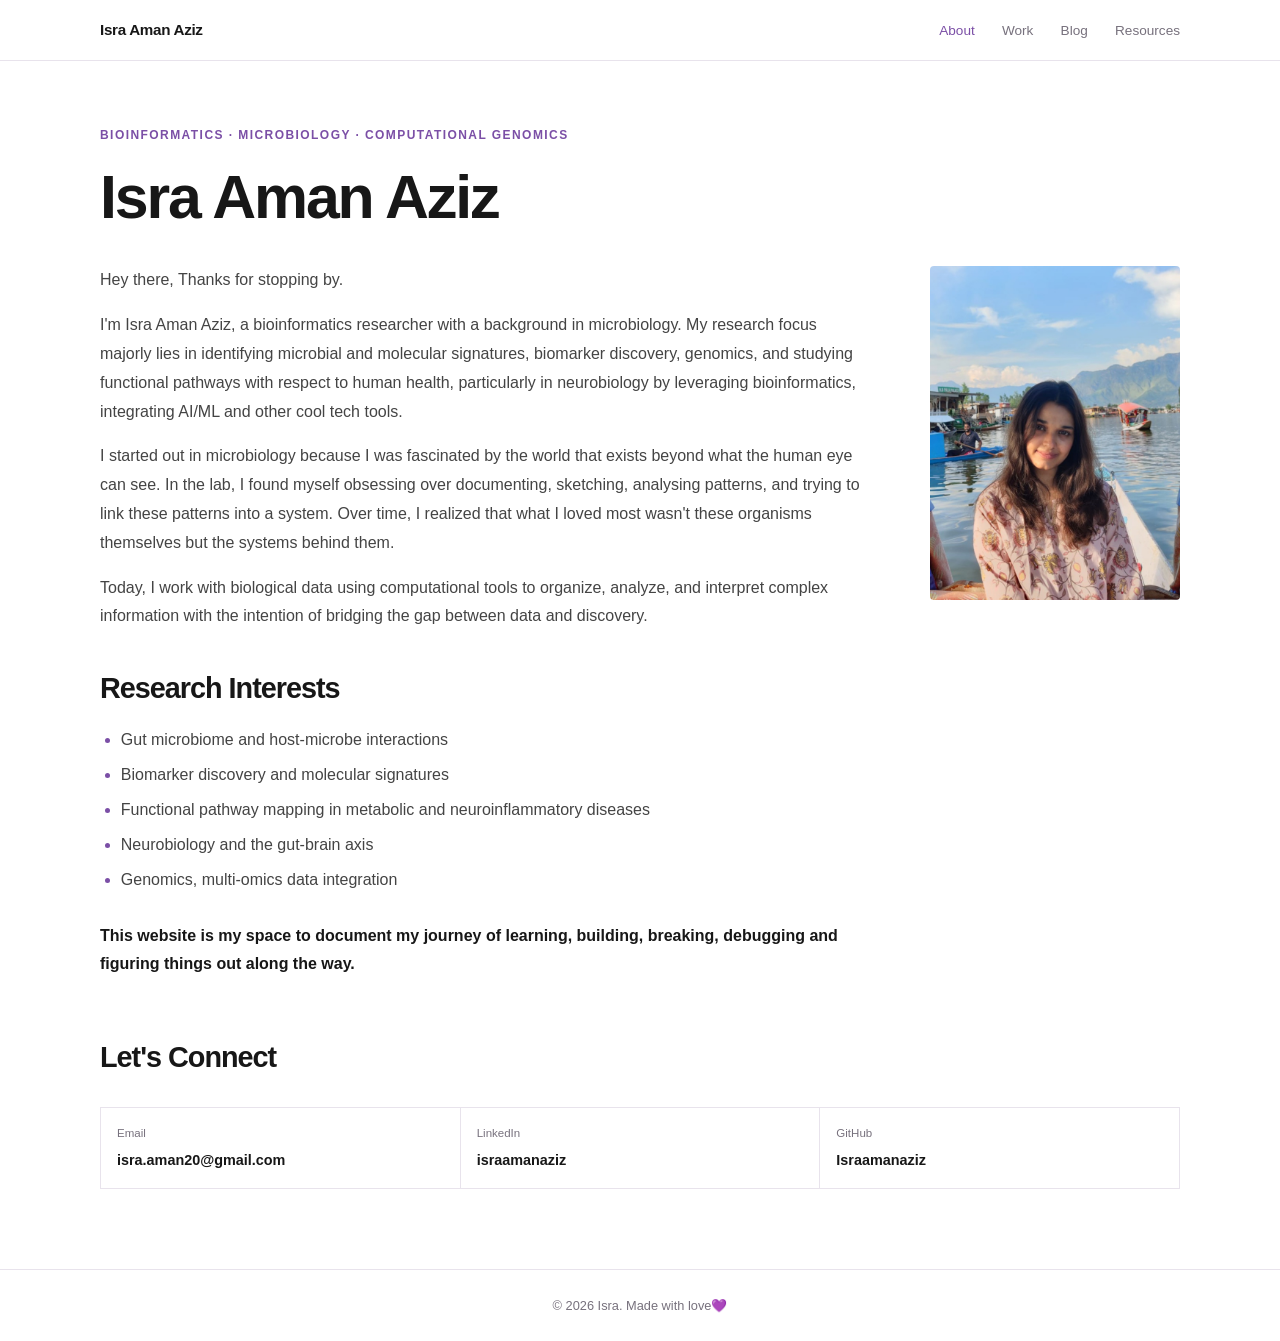
<file: index.html>
<!DOCTYPE html>
<html lang="en">
<head>
  <meta charset="UTF-8">
  <meta name="viewport" content="width=device-width, initial-scale=1.0">
  <title>Isra Aman Aziz</title>
  <link rel="stylesheet" href="style.css">
</head>
<body>
<nav>
  <div class="nav-inner">
    <a class="nav-logo" href="index.html">Isra Aman Aziz</a>
    <ul>
      <li><a href="index.html" class="active">About</a></li>
      <li><a href="work.html">Work</a></li>
<!-- <li><a href="personal.html">Personal</a></li> -->
      <li><a href="blog.html">Blog</a></li>
      <li><a href="resources.html">Resources</a></li>
    </ul>
  </div>
</nav>

<main class="page">
  <div class="container">

    <span class="eyebrow"> Bioinformatics · Microbiology · Computational Genomics </span>
    <h1> Isra Aman Aziz </h1>

    <div class="hero-layout">
      <div class="hero-bio">
        <p>Hey there, Thanks for stopping by.</p>
        <p> I'm Isra Aman Aziz, a bioinformatics researcher with a background in microbiology. My research focus majorly lies in
          identifying microbial and molecular signatures, biomarker discovery, genomics, and studying functional pathways with respect to human health, particularly in neurobiology by leveraging
          bioinformatics, integrating AI/ML and other cool tech tools.</p>
        <p>I started out in microbiology because I was fascinated by the world that exists beyond what the human eye can see. In the lab, I found myself obsessing over documenting,
          sketching, analysing patterns, and trying to link these patterns into a system. Over time, I realized that what I loved most wasn't these organisms themselves but the systems behind them.</p>
          <p>Today, I work with biological data using computational tools to organize, analyze, and interpret complex information with the intention of bridging the gap between data and discovery.</p>

      <h2> Research Interests</h2>
        <ul class="research-interests">
          <li>Gut microbiome and host-microbe interactions</li>
          <li>Biomarker discovery and molecular signatures</li>
          <li>Functional pathway mapping in metabolic and neuroinflammatory diseases</li>
          <li>Neurobiology and the gut-brain axis</li>
          <li>Genomics, multi-omics data integration</li>
        </ul>


    <p><strong>This website is my space to document my journey of learning, building, breaking, debugging and figuring things out along the way.</strong></p>
      </div>
      <div>
        <img src="assets/image.jpg" alt="Isra Aman Aziz" class="profile-img">
      </div>
    </div>

    <h2>Let's Connect</h2>
    <div class="contact-strip">
      <a href="mailto:isra.aman20@gmail.com">
        <span class="label">Email</span>
        <span class="val">isra.aman20@gmail.com</span>
      </a>
      <a href="https://linkedin.com/in/israamanaziz" target="_blank">
        <span class="label">LinkedIn</span>
        <span class="val">israamanaziz</span>
      </a>
      <a href="https://github.com/Israamanaziz" target="_blank">
        <span class="label">GitHub</span>
        <span class="val">Israamanaziz</span>
      </a>
    </div>

  </div>
</main>
<footer><p>&copy; 2026 Isra. Made with love💜</p></footer>
</body>
</html>
</file>
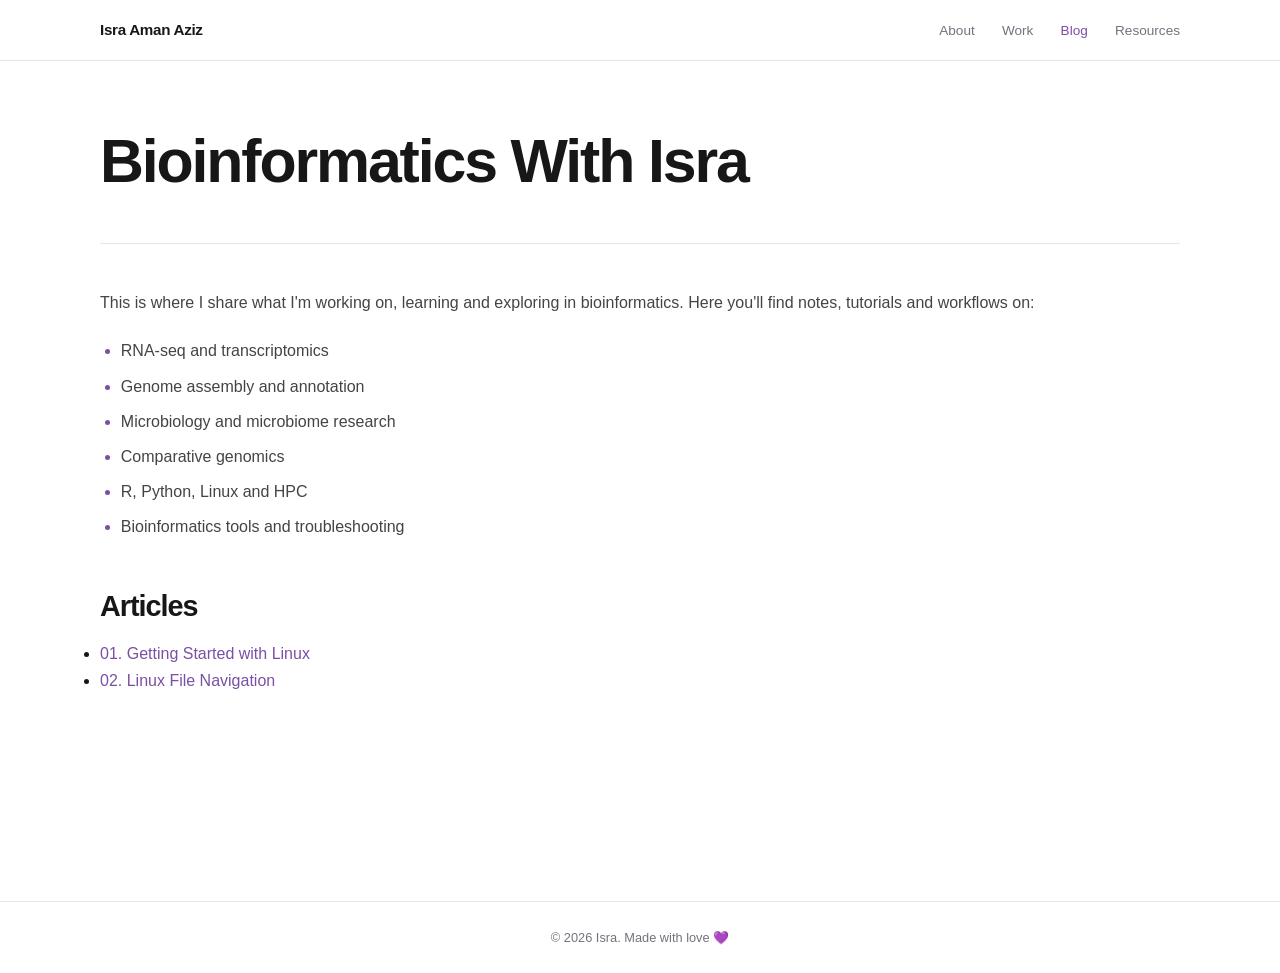
<file: blog.html>
<!DOCTYPE html>
<html lang="en">
<head>
  <meta charset="UTF-8">
  <meta name="viewport" content="width=device-width, initial-scale=1.0">
  <title>Blog — Isra Aman Aziz</title>
  <link rel="stylesheet" href="style.css">
</head>
<body>

<nav>
  <div class="nav-inner">
    <a class="nav-logo" href="index.html">Isra Aman Aziz</a>
    <ul>
      <li><a href="index.html">About</a></li>
      <li><a href="work.html">Work</a></li>
<!-- <li><a href="personal.html">Personal</a></li> -->
      <li><a href="blog.html" class="active">Blog</a></li>
      <li><a href="resources.html">Resources</a></li>
    </ul>
  </div>
</nav>

<main class="page">
  <div class="container">

    <header class="blog-heading">
      <h1>Bioinformatics With Isra</h1>
      <hr class="divider">
    </header>

    <p>
      This is where I share what I'm working on, learning and exploring in bioinformatics. Here you'll find notes, tutorials and workflows on:</p>

    <ul class="research-interests">
      <li>RNA-seq and transcriptomics</li>
      <li>Genome assembly and annotation</li>
      <li>Microbiology and microbiome research</li>
      <li>Comparative genomics</li>
      <li>R, Python, Linux and HPC</li>
      <li>Bioinformatics tools and troubleshooting</li>
    </ul>

    <section>
      <h2>Articles</h2>

      <ul class="blog-list">
    <li>
      <div>
        <a href="blog/linux_basics.html">
          01. Getting Started with Linux</a>
      </div>
    </li>

       <li>
      <div>
        <a href="blog/linux_file_navigation.html">
          02. Linux File Navigation</a>
      </div>
    </li>


      </ul>
    </section>

  </div>
</main>

<footer>
  <p>&copy; 2026 Isra. Made with love 💜</p>
</footer>

</body>
</html>
</file>
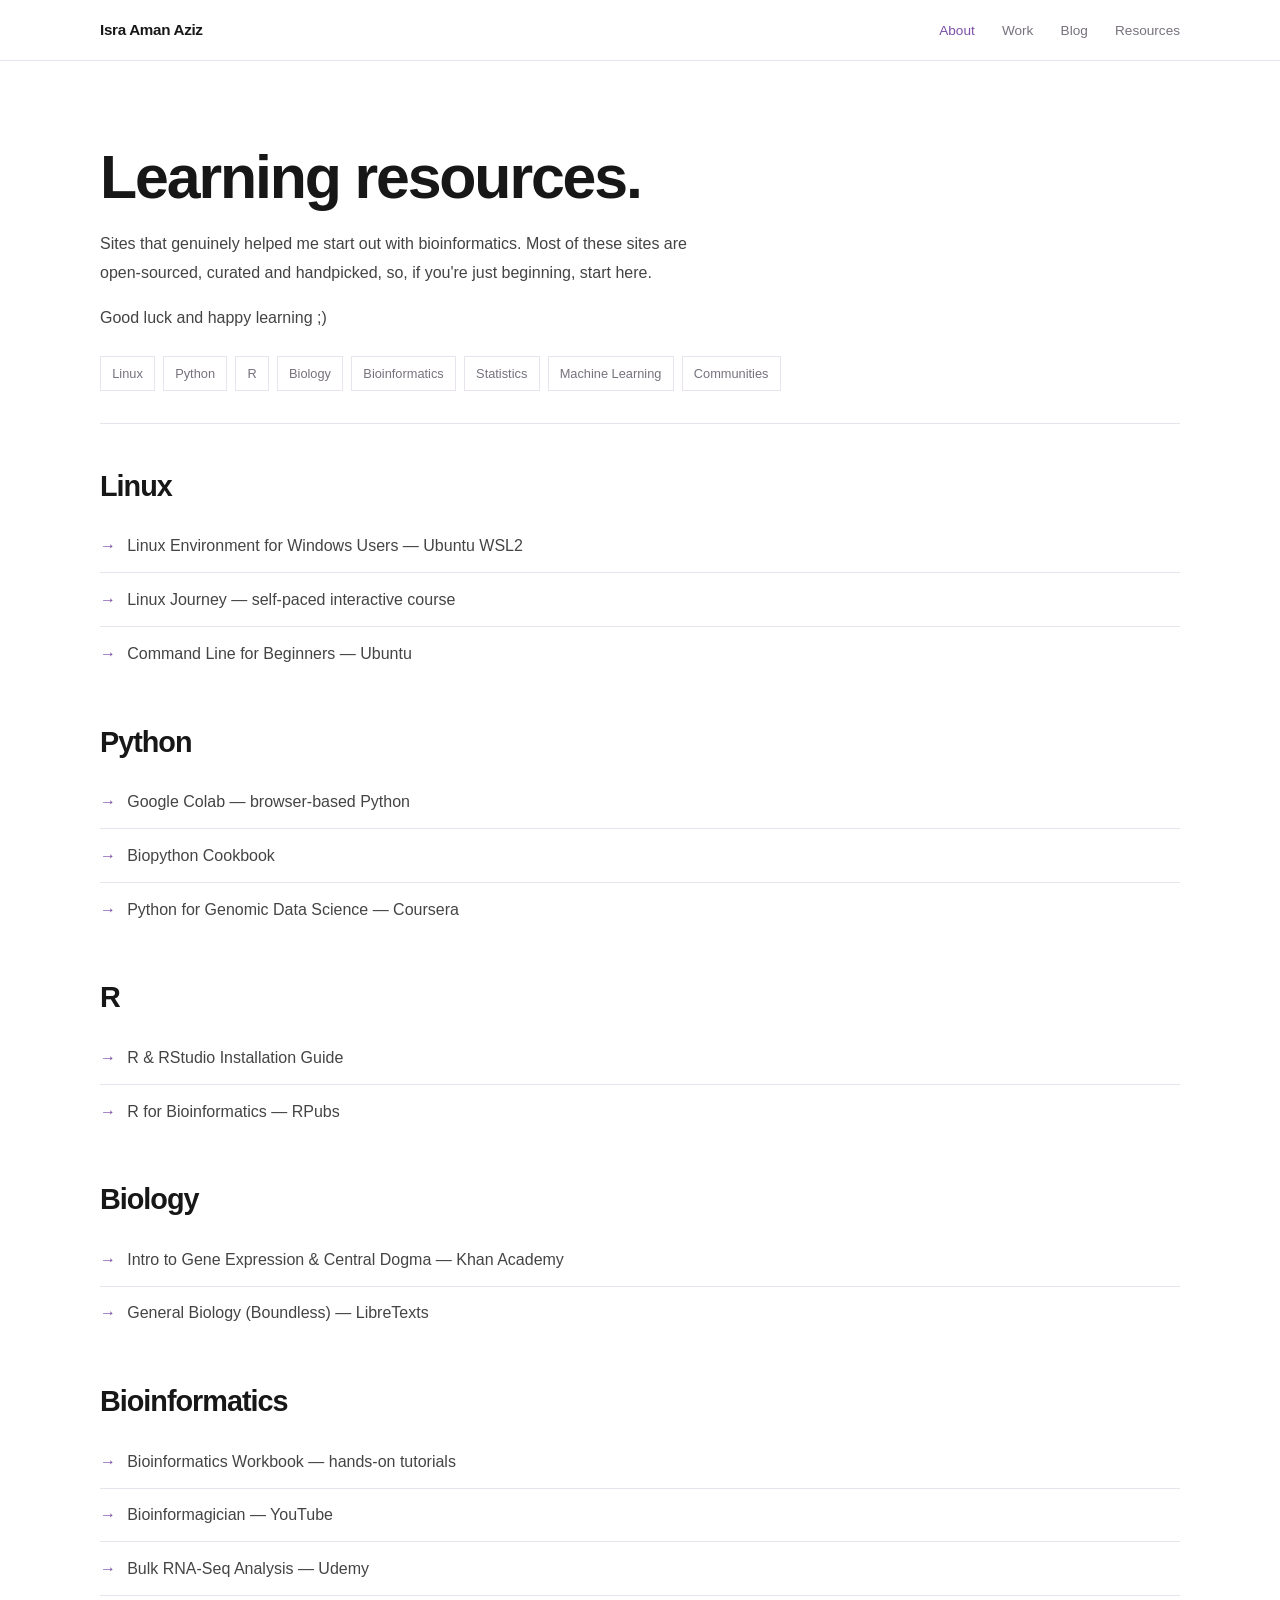
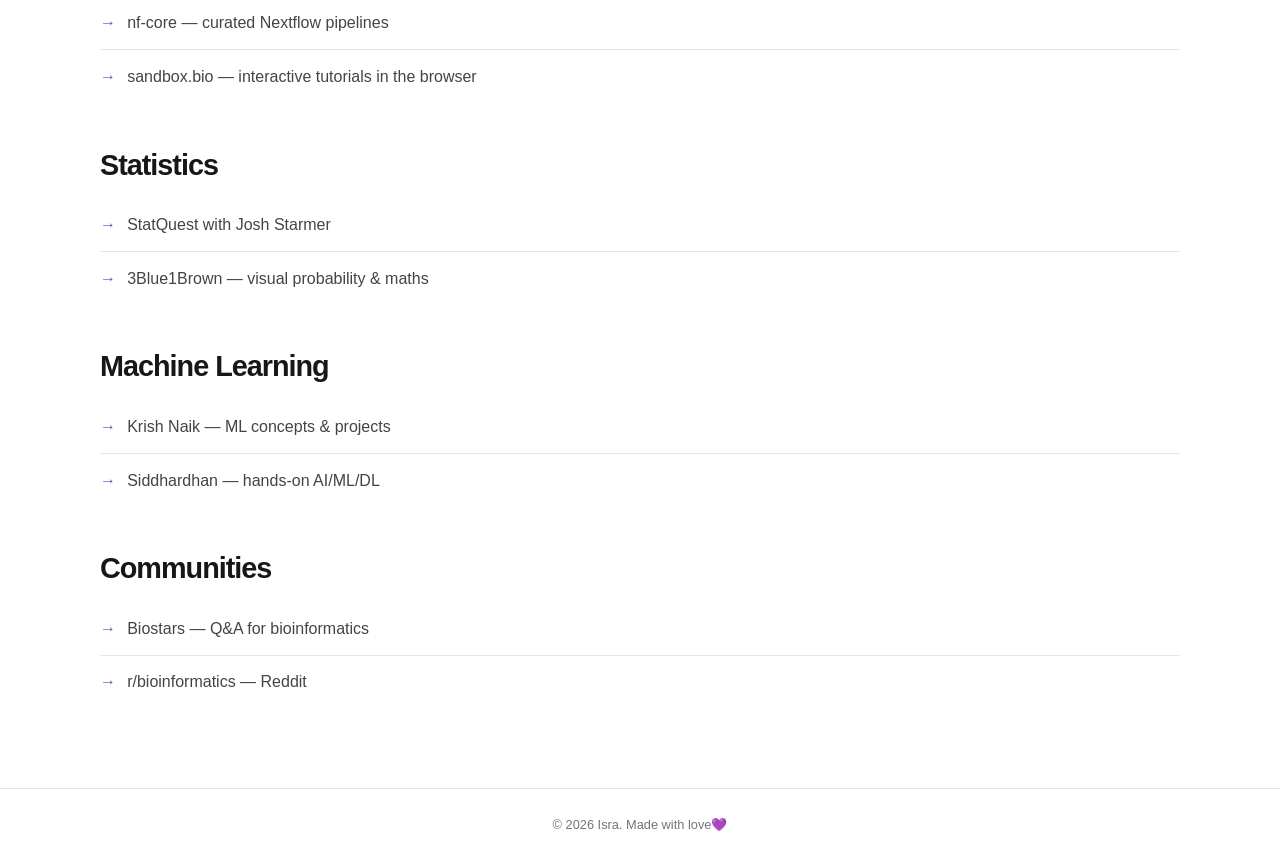
<file: resources.html>
<!DOCTYPE html>
<html lang="en">
<head>
  <meta charset="UTF-8">
  <meta name="viewport" content="width=device-width, initial-scale=1.0">
  <title>Resources — Isra Aman Aziz</title>
  <link rel="stylesheet" href="style.css">
</head>
<body>

<nav>
  <div class="nav-inner">
    <a class="nav-logo" href="index.html">Isra Aman Aziz</a>
    <ul>
      <li><a href="index.html" class="active">About</a></li>
      <li><a href="work.html">Work</a></li>
<!-- <li><a href="personal.html">Personal</a></li> -->
      <li><a href="blog.html">Blog</a></li>
      <li><a href="resources.html">Resources</a></li>
    </ul>
  </div>
</nav>

<main class="page">
  <div class="container">

    <span class="eyebrow"></span>
    <h1>Learning resources.</h1>
    <p style="margin-top:1rem; max-width:600px;">Sites that genuinely helped me start out with bioinformatics. Most of these sites are open-sourced, curated and handpicked, so, if you're just beginning, start here.</p>
     <p>Good luck and happy learning ;)</p>

    <div class="toc">
      <a href="#linux">Linux</a>
      <a href="#python">Python</a>
      <a href="#r">R</a>
      <a href="#biology">Biology</a>
      <a href="#bioinformatics">Bioinformatics</a>
      <a href="#statistics">Statistics</a>
      <a href="#machinelearning">Machine Learning</a>
      <a href="#communities">Communities</a>
    </div>

    <hr class="divider" style="margin-top:0;">

    <div class="resource-section" id="linux">
      <h2>Linux</h2>
      <ul class="resource-list">
        <li><a href="https://documentation.ubuntu.com/wsl/stable/howto/install-ubuntu-wsl2/" target="_blank">Linux Environment for Windows Users — Ubuntu WSL2</a></li>
        <li><a href="https://linuxjourney.com/" target="_blank">Linux Journey — self-paced interactive course</a></li>
        <li><a href="https://ubuntu.com/tutorials/command-line-for-beginners#1-overview" target="_blank">Command Line for Beginners — Ubuntu</a></li>
      </ul>
    </div>

    <div class="resource-section" id="python">
      <h2>Python</h2>
      <ul class="resource-list">
        <li><a href="https://colab.google/" target="_blank">Google Colab — browser-based Python</a></li>
        <li><a href="https://biopython.org/wiki/Category%3ACookbook" target="_blank">Biopython Cookbook</a></li>
        <li><a href="https://www.coursera.org/learn/python-genomics" target="_blank">Python for Genomic Data Science — Coursera</a></li>
      </ul>
    </div>

    <div class="resource-section" id="r">
      <h2>R</h2>
      <ul class="resource-list">
        <li><a href="https://rstudio-education.github.io/hopr/starting.html" target="_blank">R & RStudio Installation Guide</a></li>
        <li><a href="https://rpubs.com/Ashu_7/Bio_tut" target="_blank">R for Bioinformatics — RPubs</a></li>
      </ul>
    </div>

    <div class="resource-section" id="biology">
      <h2>Biology</h2>
      <ul class="resource-list">
        <li><a href="https://www.khanacademy.org/science/ap-biology/gene-expression-and-regulation/translation/a/intro-to-gene-expression-central-dogma" target="_blank">Intro to Gene Expression & Central Dogma — Khan Academy</a></li>
        <li><a href="https://bio.libretexts.org/Bookshelves/Introductory_and_General_Biology/General_Biology_(Boundless)" target="_blank">General Biology (Boundless) — LibreTexts</a></li>
      </ul>
    </div>

    <div class="resource-section" id="bioinformatics">
      <h2>Bioinformatics</h2>
      <ul class="resource-list">
        <li><a href="https://bioinformaticsworkbook.org/" target="_blank">Bioinformatics Workbook — hands-on tutorials</a></li>
        <li><a href="https://www.youtube.com/@Bioinformagician" target="_blank">Bioinformagician — YouTube</a></li>
        <li><a href="https://www.udemy.com/course/rnaseq_data_analysis/" target="_blank">Bulk RNA-Seq Analysis — Udemy</a></li>
        <li><a href="https://nf-co.re/" target="_blank">nf-core — curated Nextflow pipelines</a></li>
        <li><a href="https://sandbox.bio/" target="_blank">sandbox.bio — interactive tutorials in the browser</a></li>
      </ul>
    </div>

    <div class="resource-section" id="statistics">
      <h2>Statistics</h2>
      <ul class="resource-list">
        <li><a href="https://www.youtube.com/@statquest" target="_blank">StatQuest with Josh Starmer</a></li>
        <li><a href="https://www.3blue1brown.com/topics/probability" target="_blank">3Blue1Brown — visual probability & maths</a></li>
      </ul>
    </div>

    <div class="resource-section" id="machinelearning">
      <h2>Machine Learning</h2>
      <ul class="resource-list">
        <li><a href="https://www.youtube.com/@krishnaik06" target="_blank">Krish Naik — ML concepts & projects</a></li>
        <li><a href="https://www.youtube.com/@Siddhardhan" target="_blank">Siddhardhan — hands-on AI/ML/DL</a></li>
      </ul>
    </div>

    <div class="resource-section" id="communities">
      <h2>Communities</h2>
      <ul class="resource-list">
        <li><a href="https://www.biostars.org/" target="_blank">Biostars — Q&A for bioinformatics</a></li>
        <li><a href="https://www.reddit.com/r/bioinformatics/" target="_blank">r/bioinformatics — Reddit</a></li>
      </ul>
    </div>

  </div>
</main>

<footer><p>&copy; 2026 Isra. Made with love💜</p></footer>
</body>
</html>
</file>
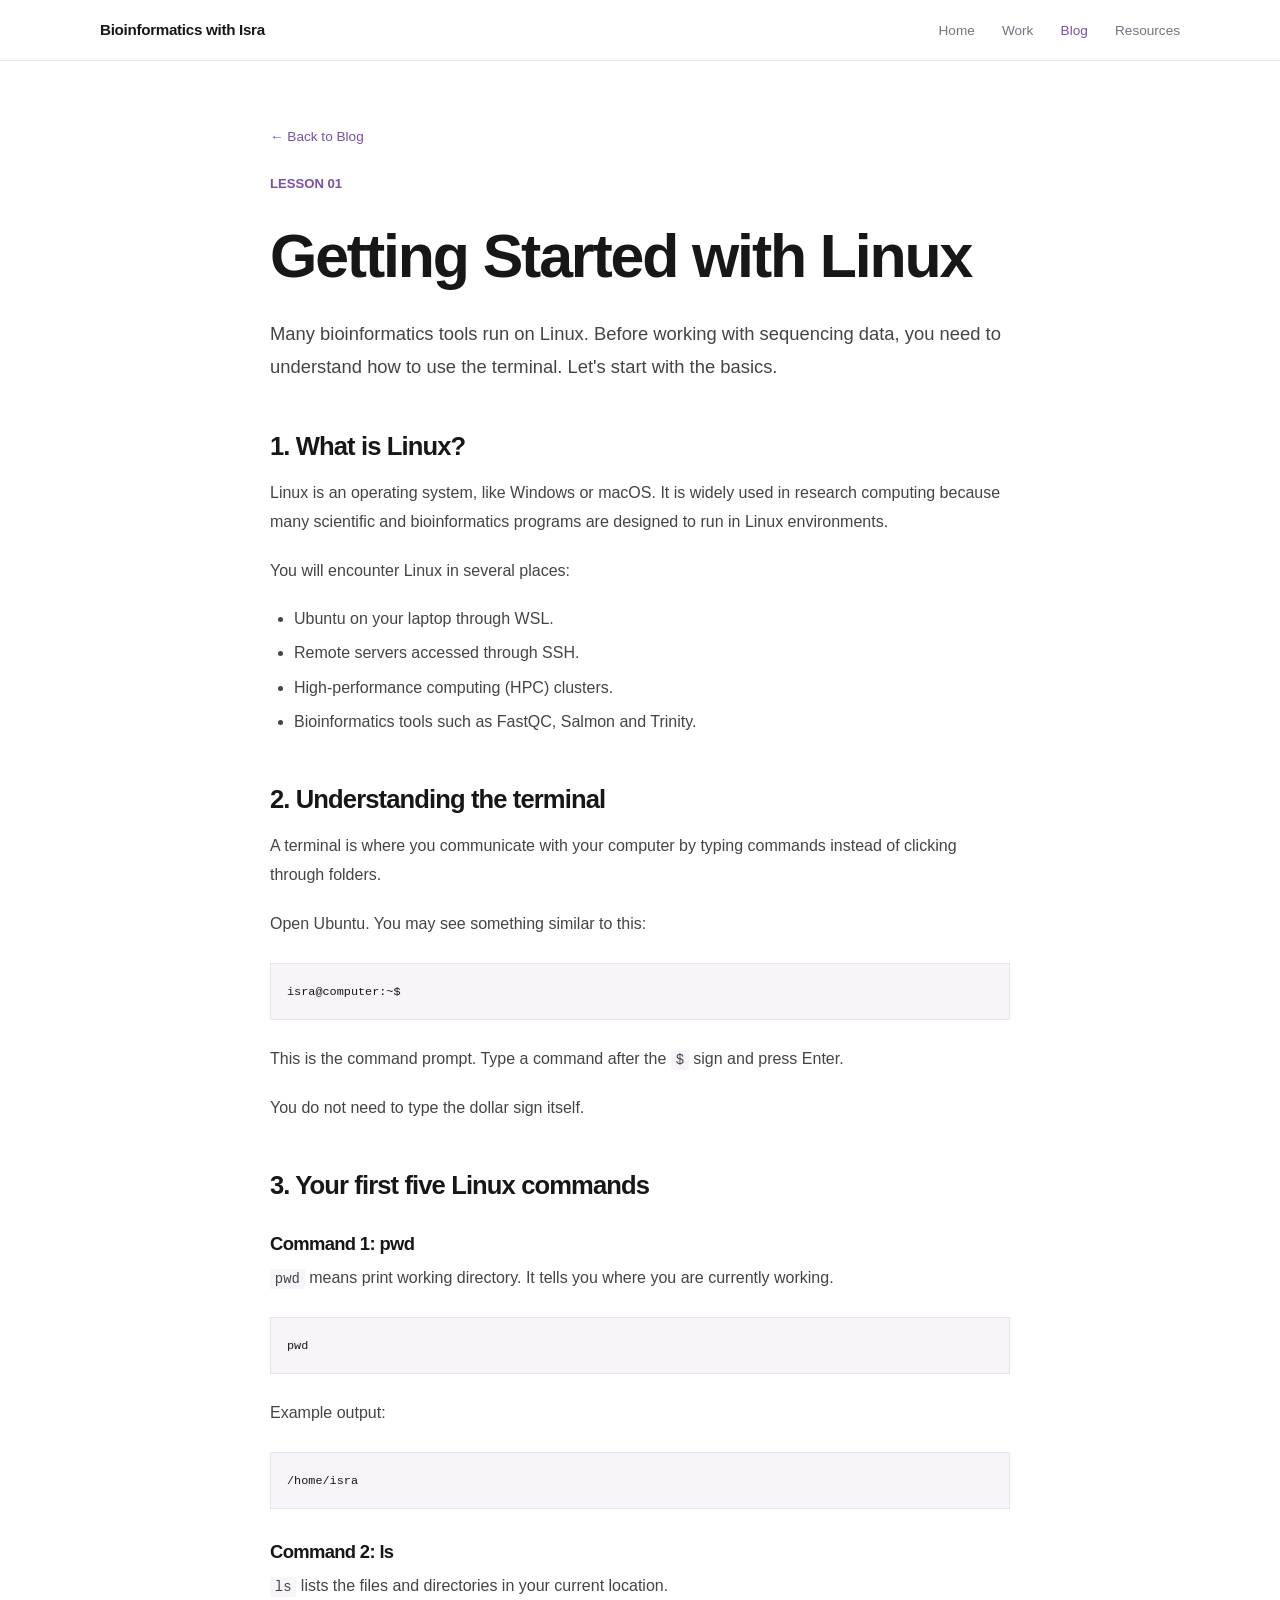
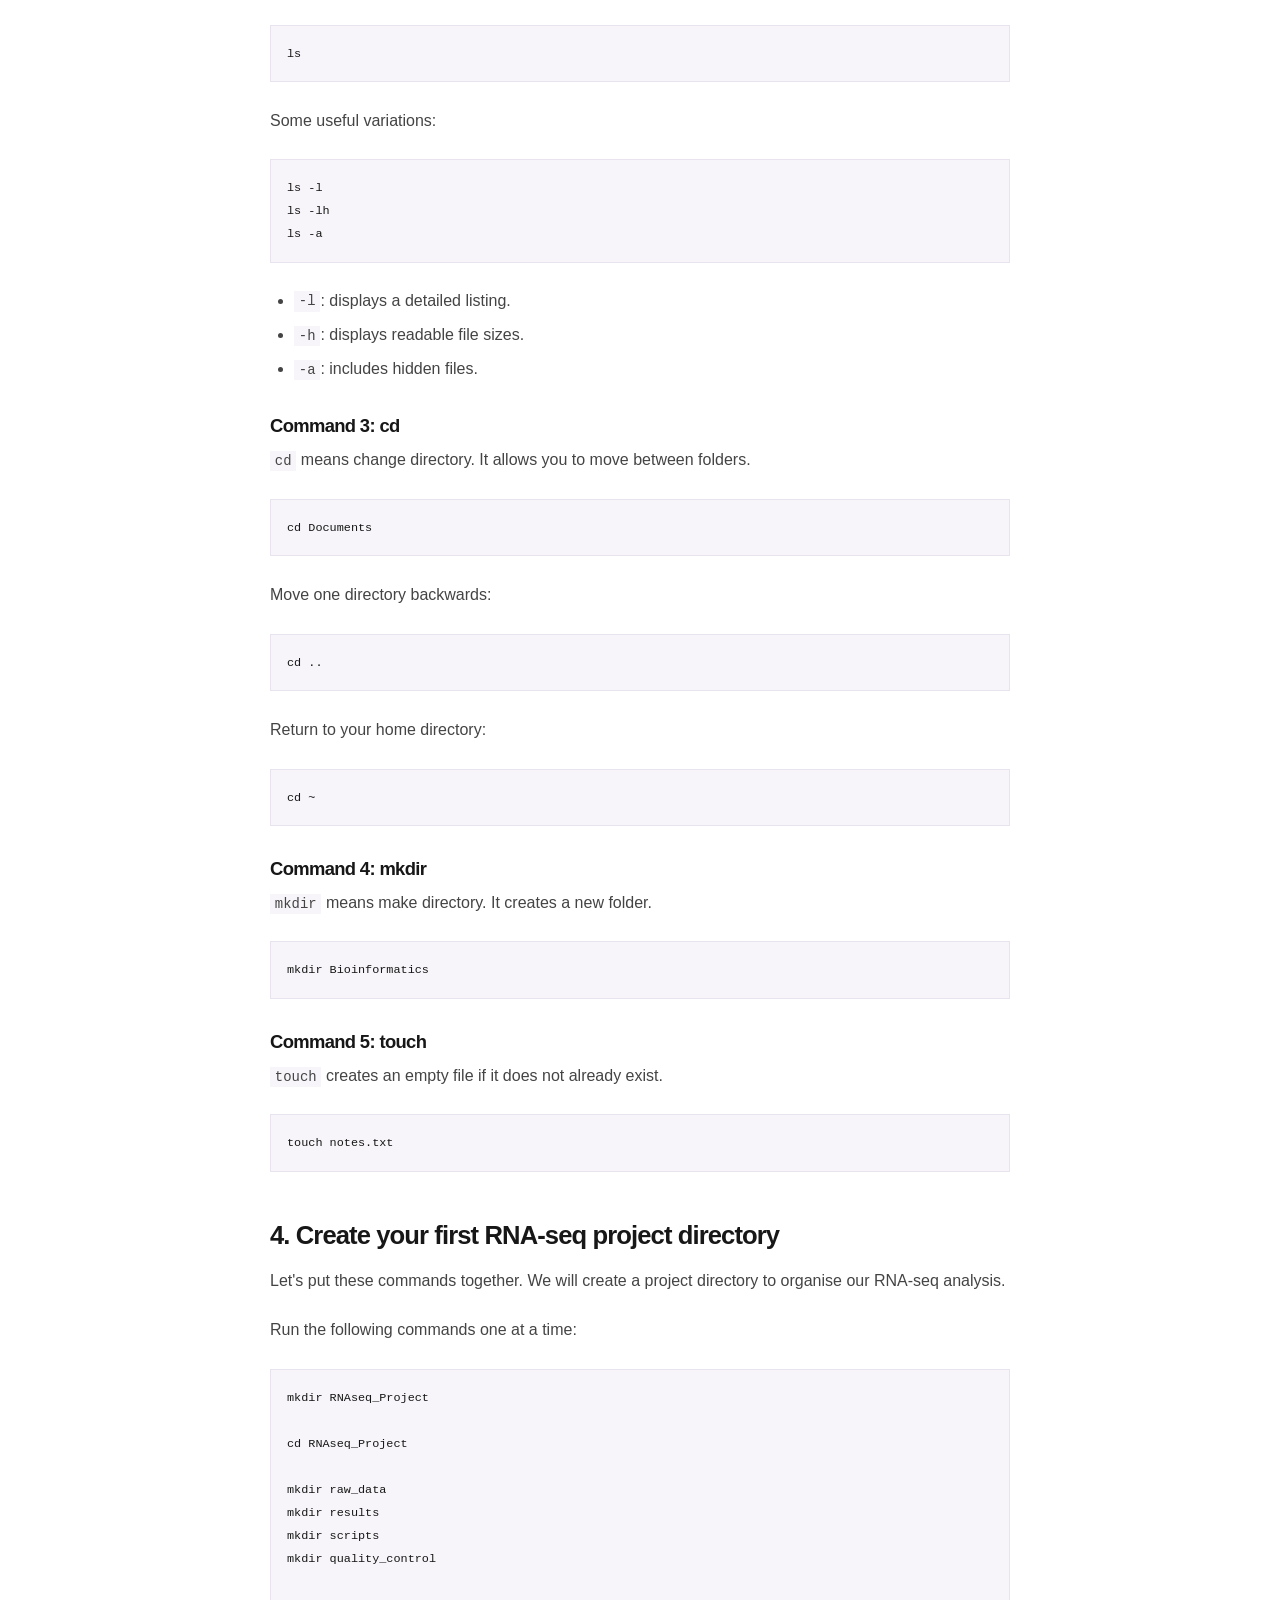
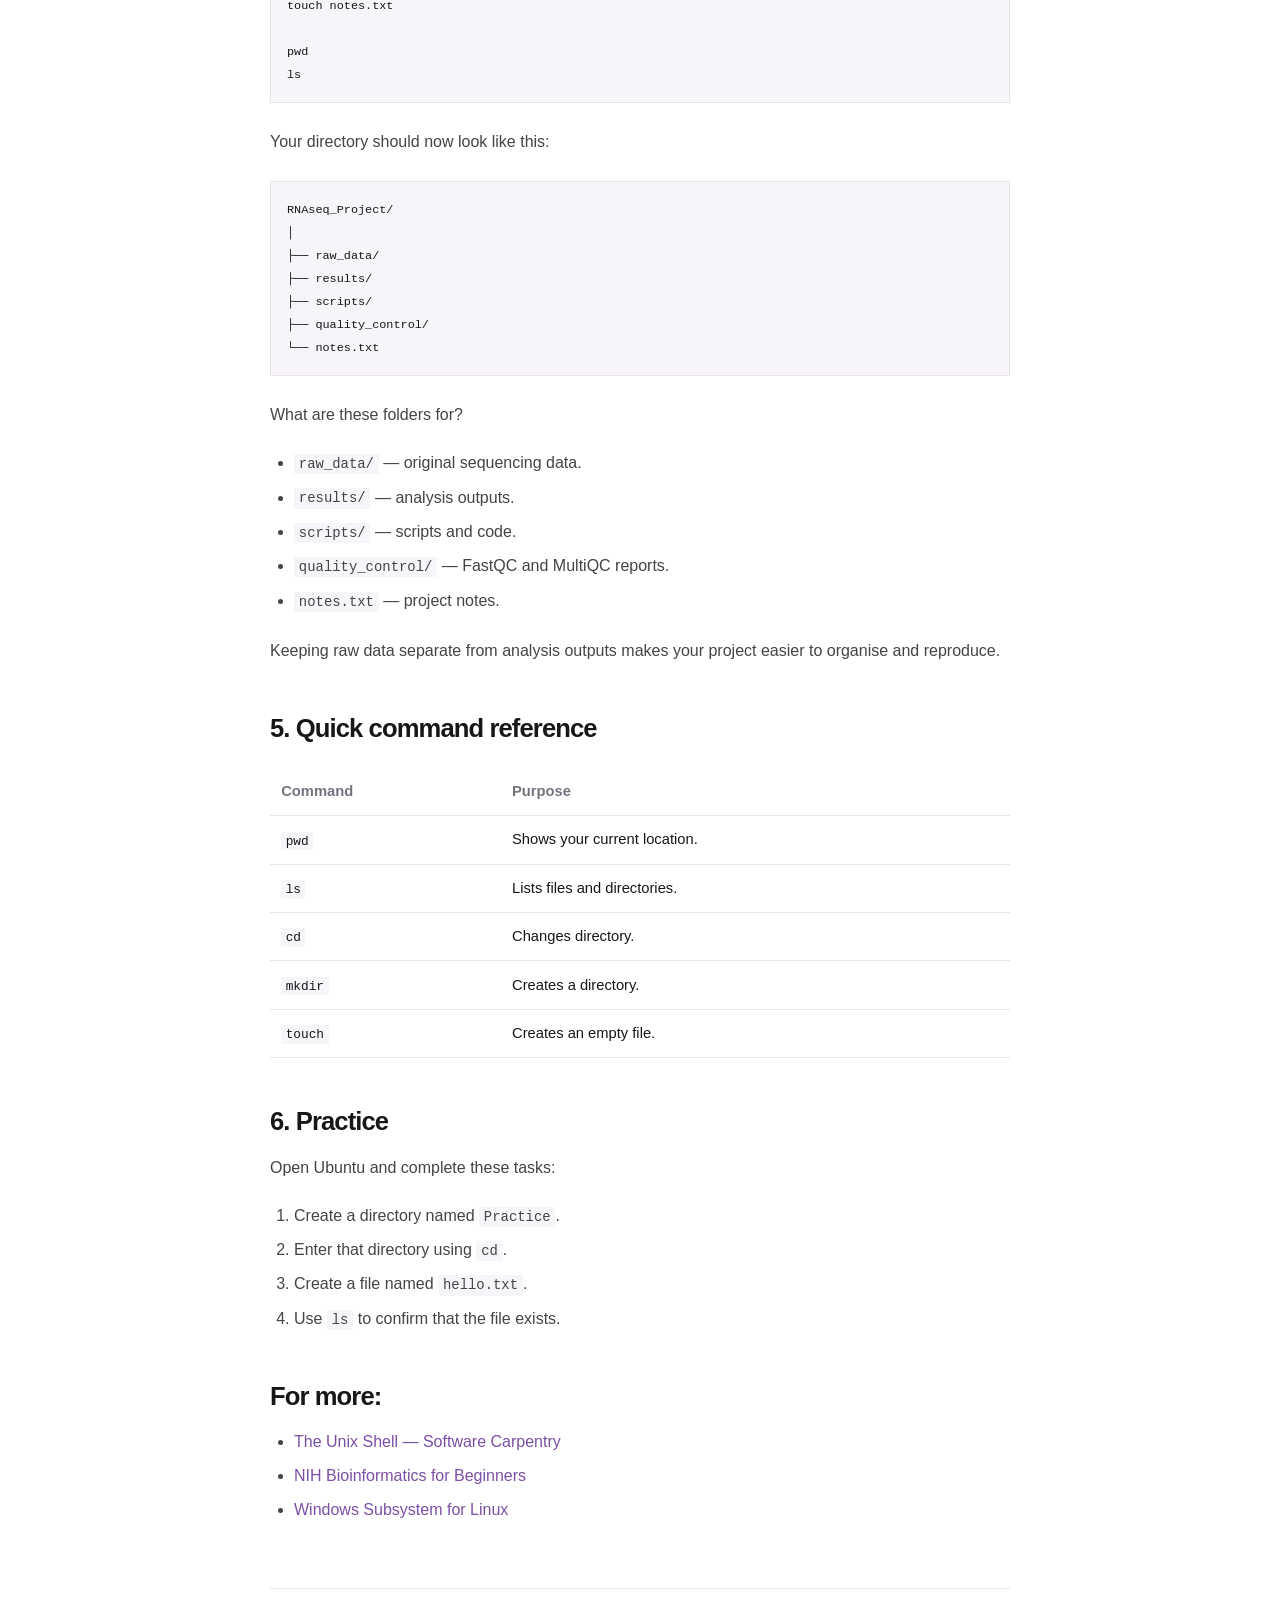
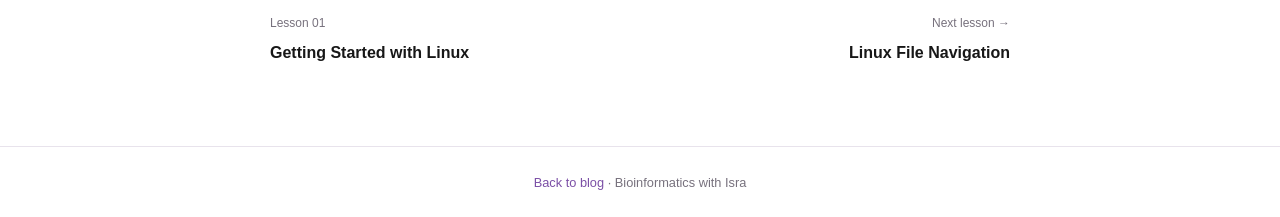
<file: blog/linux_basics.html>
<!DOCTYPE html>
<html lang="en">

<head>
    <meta charset="UTF-8">
    <meta name="viewport" content="width=device-width, initial-scale=1.0">
    <title>Getting Started with Linux | Bioinformatics With Isra</title>
    <meta name="description"
        content="Learn Linux terminal basics for bioinformatics, including essential commands, directory navigation and creating your first RNA-seq project structure.">

    <link rel="stylesheet" href="../style.css">
</head>

<body>

    <header>
        <nav>
            <div class="nav-inner">

                <a href="../index.html" class="nav-logo">
                    Bioinformatics with Isra
                </a>

                <ul>
                    <li><a href="../index.html">Home</a></li>
                    <li><a href="../work.html">Work</a></li>
                    <!-- <li><a href="personal.html">Personal</a></li> -->
                    <li><a href="../blog.html" class="active">Blog</a></li>
                    <li><a href="../resources.html">Resources</a></li>
                    
                </ul>

            </div>
        </nav>
    </header>

    <main class="page">

        <div class="container article">

            <p class="crumb">
                <a href="../blog.html">← Back to Blog</a>
            </p>

            <div class="article-meta">
                <span class="chapter-no">LESSON 01</span>
            </div>

            <h1>Getting Started with Linux</h1>

            <p class="lede">
                Many bioinformatics tools run on Linux. Before working with
                sequencing data, you need to understand how to use the terminal.
                Let's start with the basics.
            </p>

            <div class="article-body">

                <h2>1. What is Linux?</h2>

                <p>
                    Linux is an operating system, like Windows or macOS.
                    It is widely used in research computing because many scientific
                    and bioinformatics programs are designed to run in Linux environments.
                </p>

                <p>You will encounter Linux in several places:</p>

                <ul>
                    <li>Ubuntu on your laptop through WSL.</li>
                    <li>Remote servers accessed through SSH.</li>
                    <li>High-performance computing (HPC) clusters.</li>
                    <li>Bioinformatics tools such as FastQC, Salmon and Trinity.</li>
                </ul>

                <h2>2. Understanding the terminal</h2>

                <p>
                    A terminal is where you communicate with your computer
                    by typing commands instead of clicking through folders.
                </p>

                <p>Open Ubuntu. You may see something similar to this:</p>

                <pre><code>isra@computer:~$</code></pre>

                <p>
                    This is the command prompt. Type a command after the
                    <code>$</code> sign and press Enter.
                </p>

                <p>
                    You do not need to type the dollar sign itself.
                </p>

                <h2>3. Your first five Linux commands</h2>

                <h3>Command 1: pwd</h3>

                <p>
                    <code>pwd</code> means print working directory.
                    It tells you where you are currently working.
                </p>

                <pre><code>pwd</code></pre>

                <p>Example output:</p>

                <pre><code>/home/isra</code></pre>

                <h3>Command 2: ls</h3>

                <p>
                    <code>ls</code> lists the files and directories
                    in your current location.
                </p>

                <pre><code>ls</code></pre>

                <p>Some useful variations:</p>

        <pre><code>ls -l 
ls -lh
ls -a</code></pre>

                <ul>
                    <li><code>-l</code>: displays a detailed listing.</li>
                    <li><code>-h</code>: displays readable file sizes.</li>
                    <li><code>-a</code>: includes hidden files.</li>
                </ul>

                <h3>Command 3: cd</h3>

                <p>
                    <code>cd</code> means change directory.
                    It allows you to move between folders.
                </p>

                <pre><code>cd Documents</code></pre>

                <p>Move one directory backwards:</p>

                <pre><code>cd ..</code></pre>

                <p>Return to your home directory:</p>

                <pre><code>cd ~</code></pre>

                <h3>Command 4: mkdir</h3>

                <p>
                    <code>mkdir</code> means make directory.
                    It creates a new folder.
                </p>

                <pre><code>mkdir Bioinformatics</code></pre>

                <h3>Command 5: touch</h3>

                <p>
                    <code>touch</code> creates an empty file if it does not
                    already exist.
                </p>

                <pre><code>touch notes.txt</code></pre>

                <h2>4. Create your first RNA-seq project directory</h2>

                <p>
                    Let's put these commands together.
                    We will create a project directory to organise our
                    RNA-seq analysis.
                </p>

                <p>Run the following commands one at a time:</p>

                <pre><code>mkdir RNAseq_Project

cd RNAseq_Project

mkdir raw_data
mkdir results
mkdir scripts
mkdir quality_control

touch notes.txt

pwd
ls</code></pre>

                <p>Your directory should now look like this:</p>

                <pre><code>RNAseq_Project/
│
├── raw_data/
├── results/
├── scripts/
├── quality_control/
└── notes.txt</code></pre>

                <p>What are these folders for?</p>

                <ul>
                    <li><code>raw_data/</code> — original sequencing data.</li>
                    <li><code>results/</code> — analysis outputs.</li>
                    <li><code>scripts/</code> — scripts and code.</li>
                    <li><code>quality_control/</code> — FastQC and MultiQC reports.</li>
                    <li><code>notes.txt</code> — project notes.</li>
                </ul>

                <p>
                    Keeping raw data separate from analysis outputs makes
                    your project easier to organise and reproduce.
                </p>

                <h2>5. Quick command reference</h2>

                <div class="table-wrap">
                    <table>
                        <thead>
                            <tr>
                                <th>Command</th>
                                <th>Purpose</th>
                            </tr>
                        </thead>

                        <tbody>
                            <tr>
                                <td><code>pwd</code></td>
                                <td>Shows your current location.</td>
                            </tr>

                            <tr>
                                <td><code>ls</code></td>
                                <td>Lists files and directories.</td>
                            </tr>

                            <tr>
                                <td><code>cd</code></td>
                                <td>Changes directory.</td>
                            </tr>

                            <tr>
                                <td><code>mkdir</code></td>
                                <td>Creates a directory.</td>
                            </tr>

                            <tr>
                                <td><code>touch</code></td>
                                <td>Creates an empty file.</td>
                            </tr>
                        </tbody>
                    </table>
                </div>

                <h2>6. Practice</h2>

                <p>Open Ubuntu and complete these tasks:</p>

                <ol>
                    <li>Create a directory named <code>Practice</code>.</li>
                    <li>Enter that directory using <code>cd</code>.</li>
                    <li>Create a file named <code>hello.txt</code>.</li>
                    <li>Use <code>ls</code> to confirm that the file exists.</li>
                </ol>


                <h2>For more:</h2>

                <ul>
                    <li>
                        <a href="https://swcarpentry.github.io/shell-novice/">
                            The Unix Shell — Software Carpentry
                        </a>
                    </li>

                    <li>
                        <a href="https://bioinformatics.ccr.cancer.gov/docs/bioinformatics-for-beginners-2025/">
                            NIH Bioinformatics for Beginners
                        </a>
                    </li>

                    <li>
                        <a href="https://learn.microsoft.com/en-us/windows/wsl/">
                            Windows Subsystem for Linux
                        </a>
                    </li>
                </ul>

            </div>

            <div class="chapter-nav">

                <div>
                    <span>Lesson 01</span>
                    <strong>Getting Started with Linux</strong>
                </div>

                <a href="linux_file_navigation.html" class="next">
                    <span>Next lesson →</span>
                    <strong>Linux File Navigation</strong>
                </a>

            </div>

        </div>

    </main>

    <footer>
        <p>
            <a href="../blog.html">Back to blog</a>
            · Bioinformatics with Isra
        </p>
    </footer>

</body>
</html>
</file>
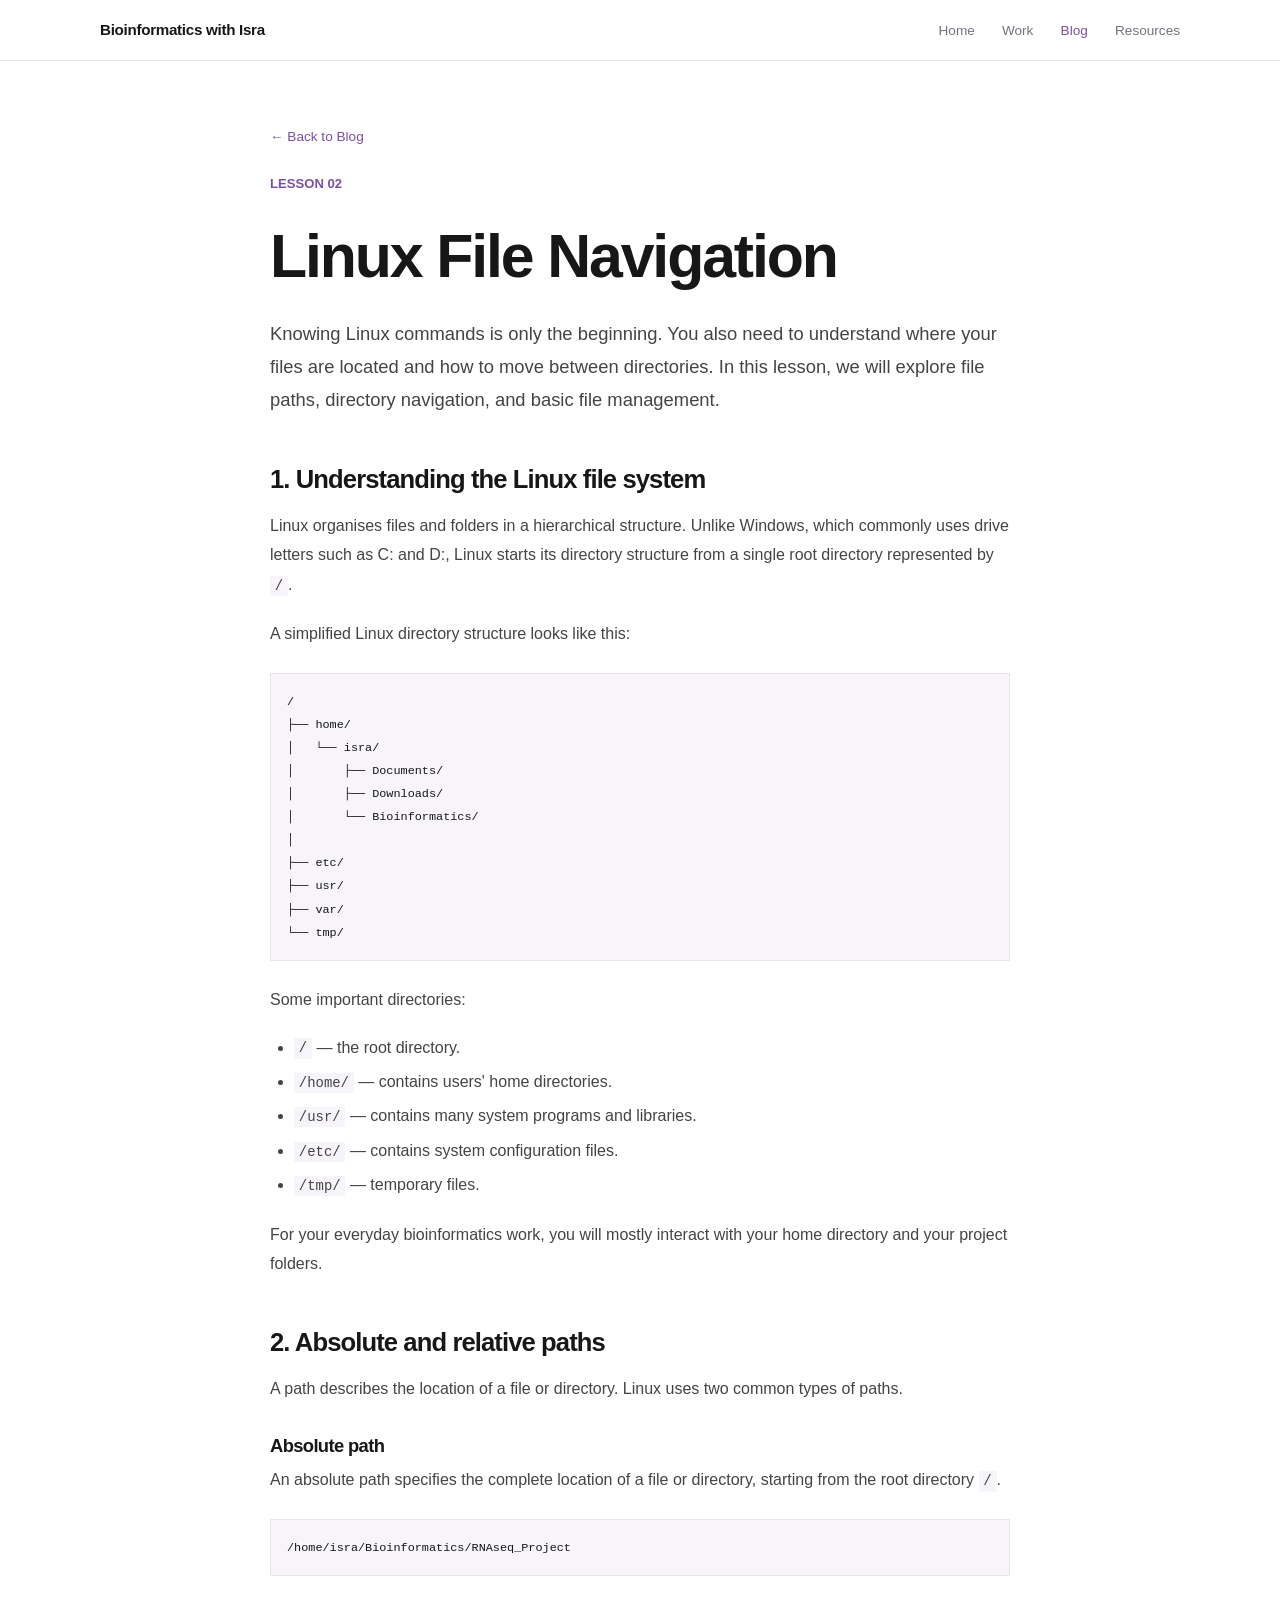
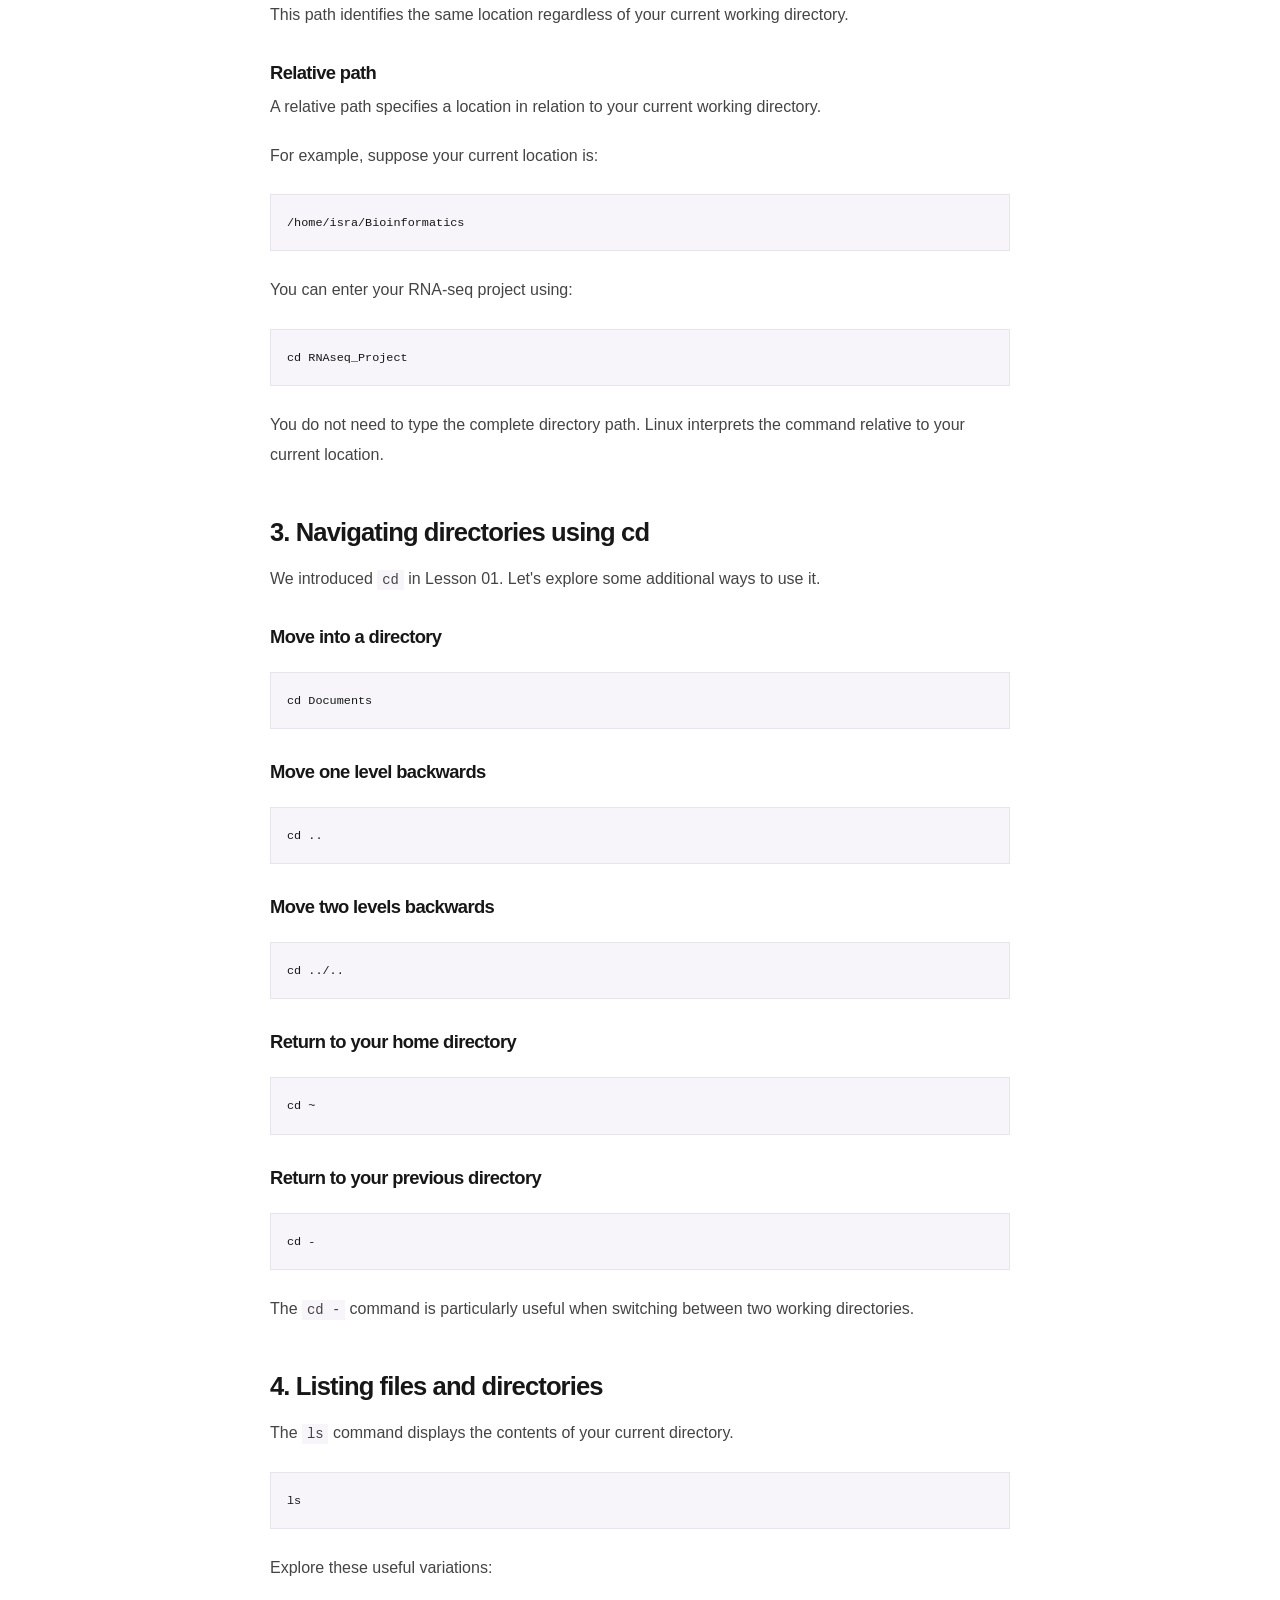
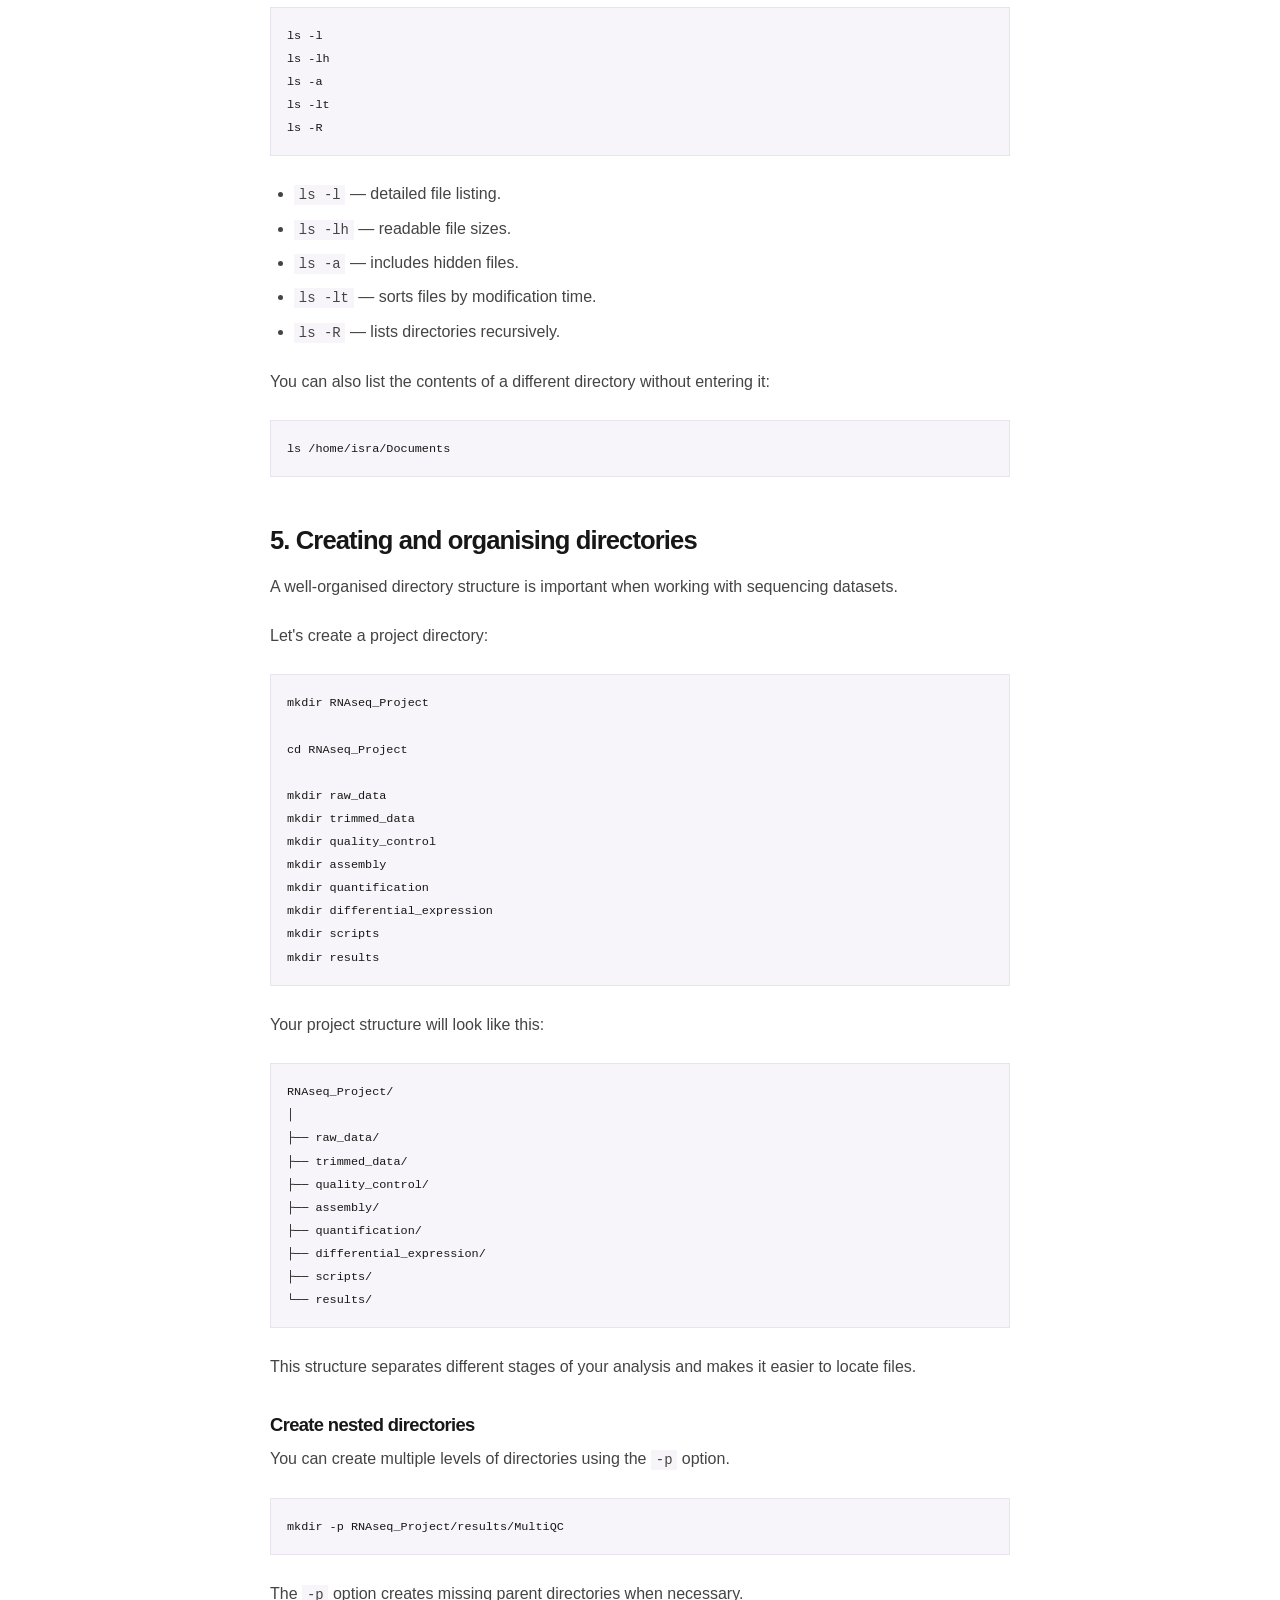
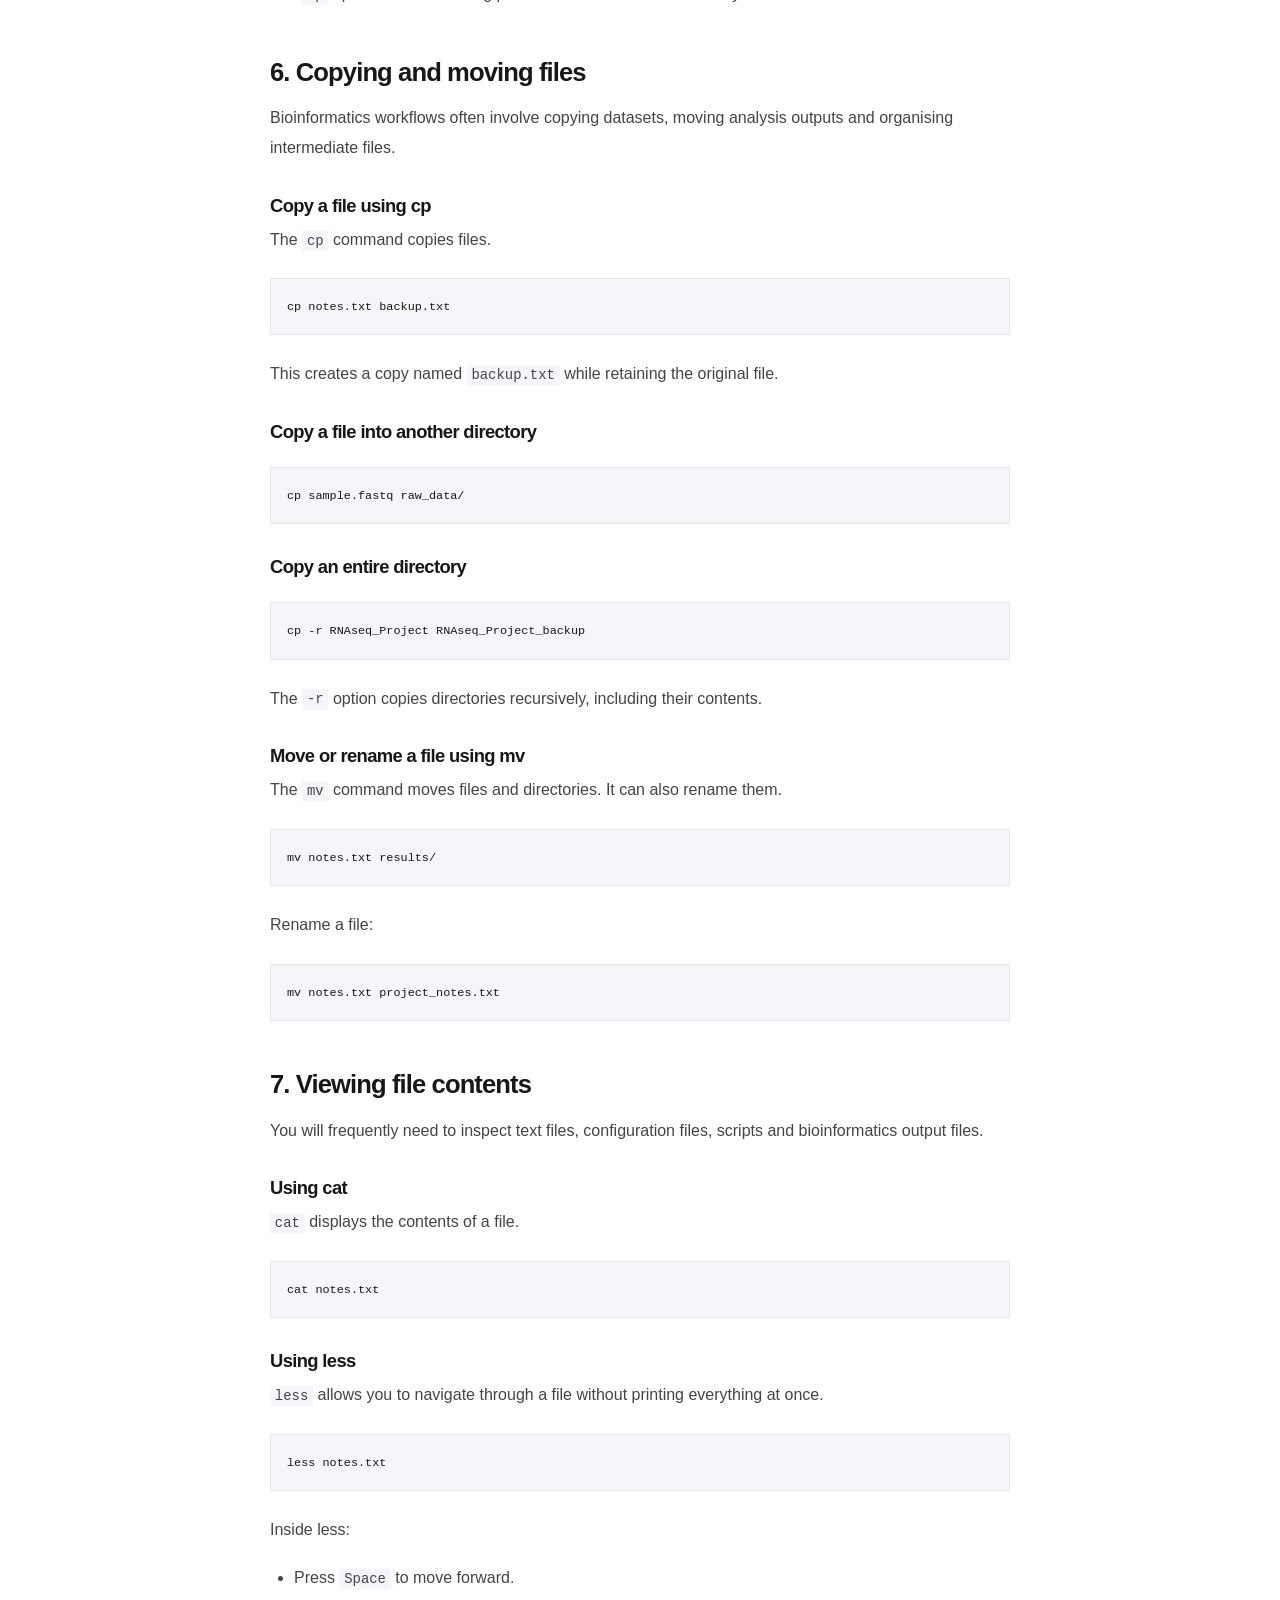
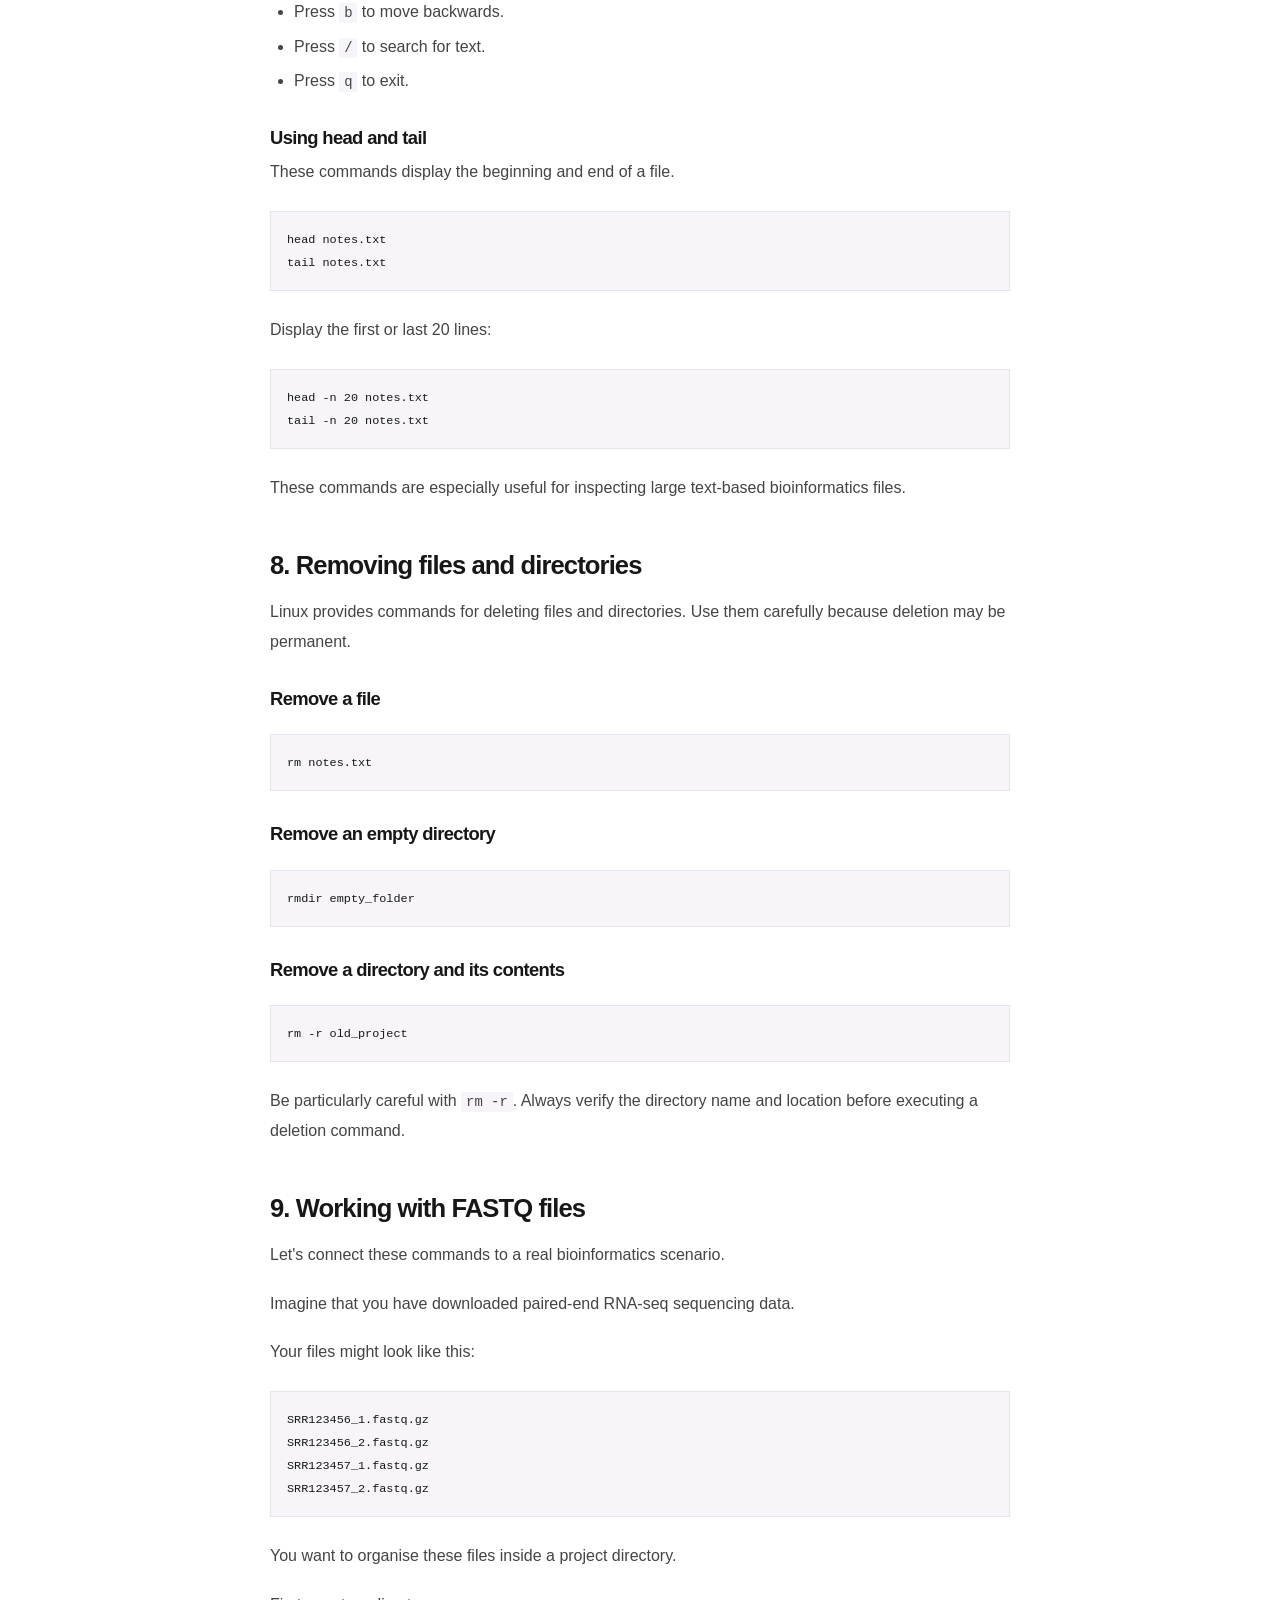
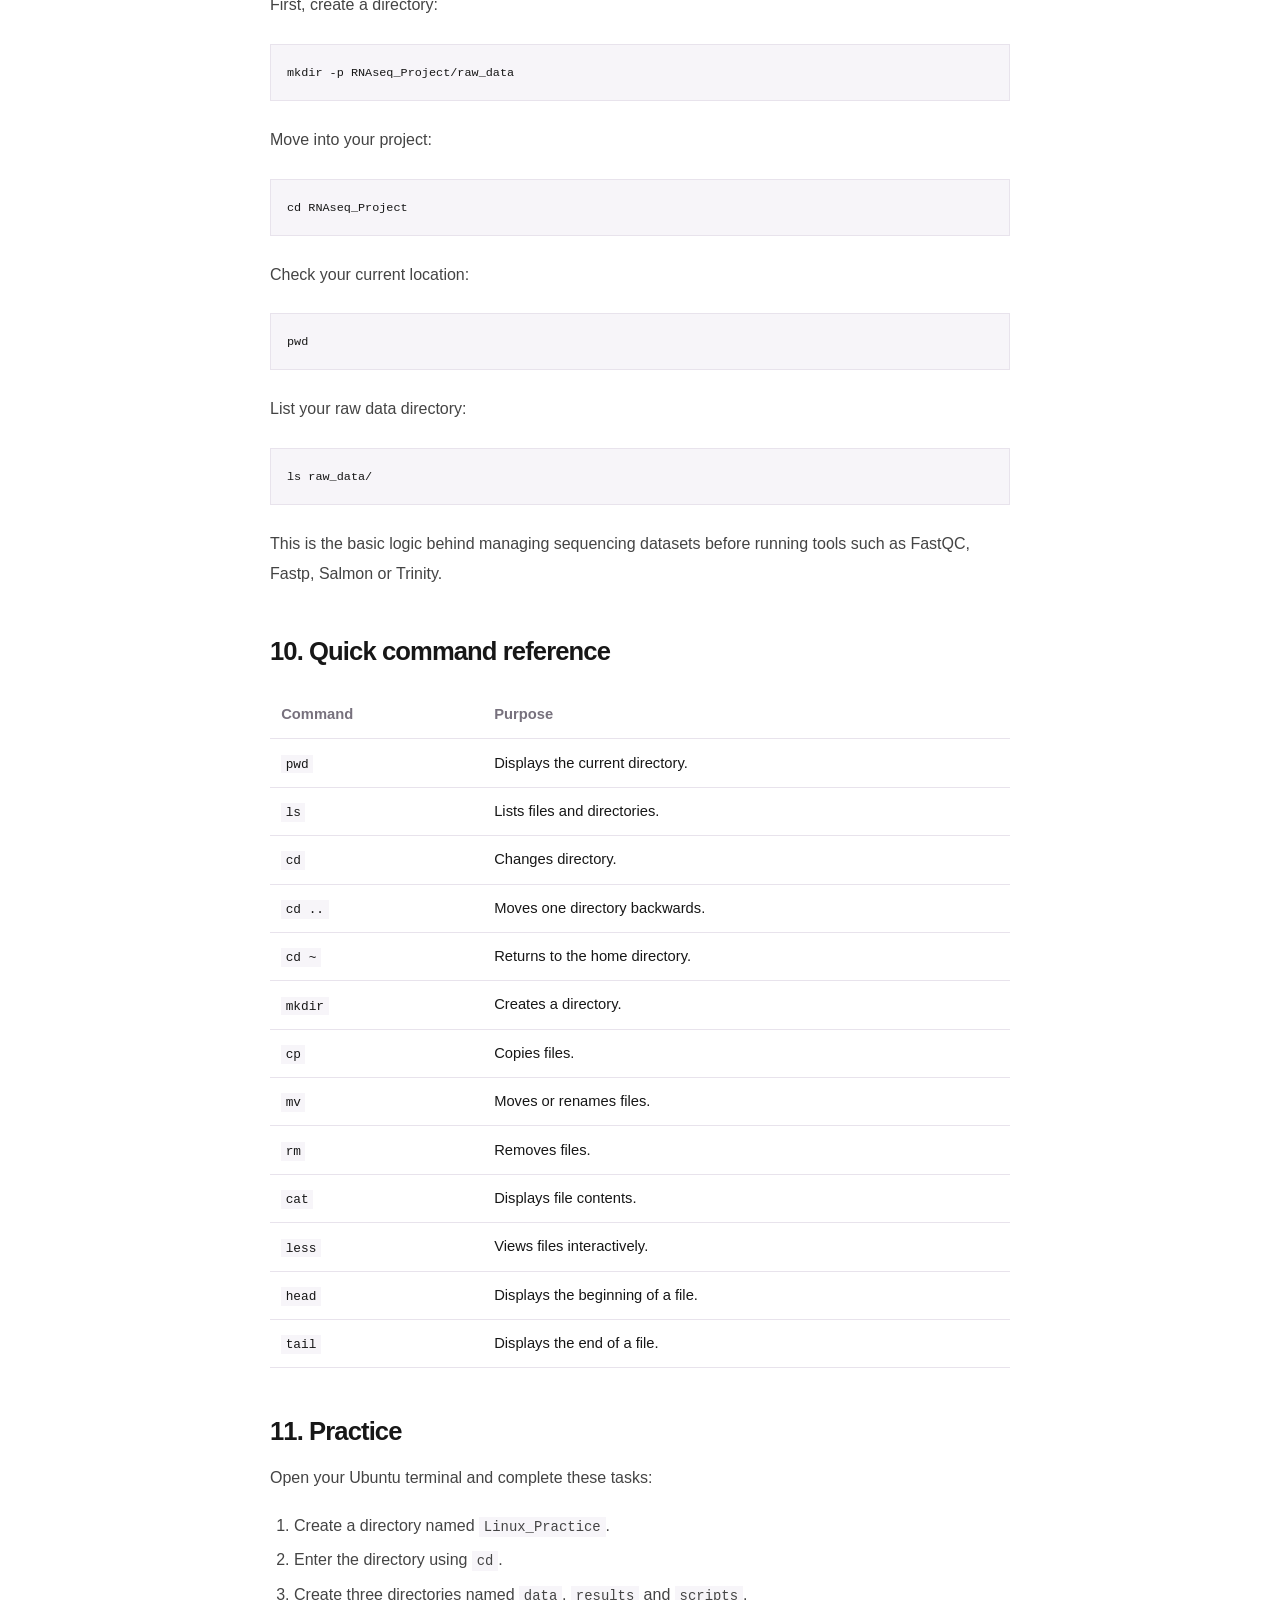
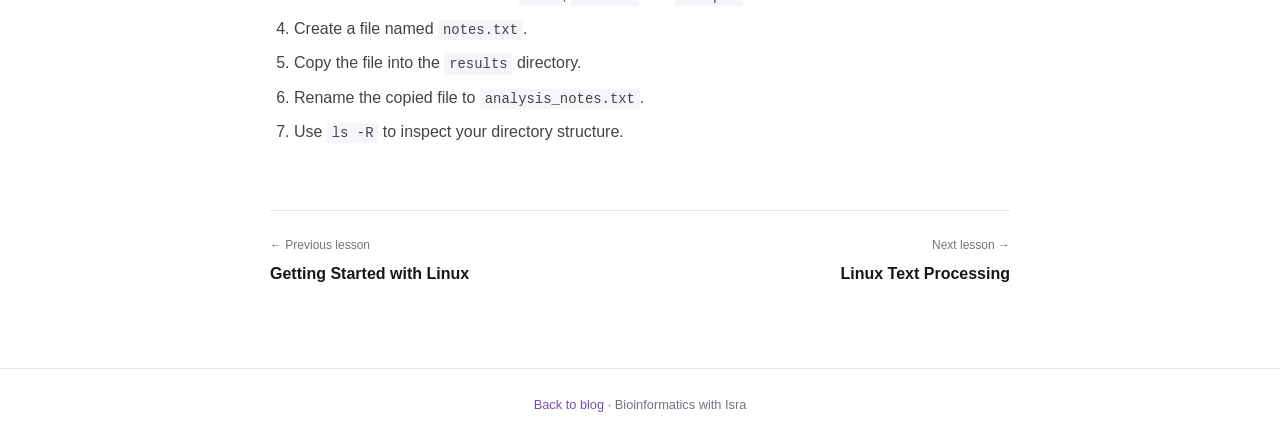
<file: blog/linux_file_navigation.html>
<!DOCTYPE html>
<html lang="en">

<head>
    <meta charset="UTF-8">
    <meta name="viewport" content="width=device-width, initial-scale=1.0">

    <title>Linux File Navigation | Bioinformatics With Isra</title>

    <meta name="description"
        content="Learn Linux file navigation, absolute and relative paths, directory structures, and essential commands for managing bioinformatics projects.">

    <link rel="stylesheet" href="../style.css">
</head>

<body>

    <header>
        <nav>
            <div class="nav-inner">

                <a href="../index.html" class="nav-logo">
                    Bioinformatics with Isra
                </a>

                <ul>
                    <li><a href="../index.html">Home</a></li>
                    <li><a href="../work.html">Work</a></li>
               <!-- <li><a href="personal.html">Personal</a></li> -->
                    <li><a href="../blog.html" class="active">Blog</a></li>
                    <li><a href="../resources.html">Resources</a></li>
                
                </ul>

            </div>
        </nav>
    </header>

    <main class="page">

        <div class="container article">

            <p class="crumb">
                <a href="../blog.html">← Back to Blog</a>
            </p>

            <div class="article-meta">
                <span class="chapter-no">LESSON 02</span>
            </div>

            <h1>Linux File Navigation</h1>

            <p class="lede">
                Knowing Linux commands is only the beginning.
                You also need to understand where your files are located
                and how to move between directories. In this lesson,
                we will explore file paths, directory navigation,
                and basic file management.
            </p>

            <div class="article-body">

                <h2>1. Understanding the Linux file system</h2>

                <p>
                    Linux organises files and folders in a hierarchical
                    structure. Unlike Windows, which commonly uses drive
                    letters such as C: and D:, Linux starts its directory
                    structure from a single root directory represented by
                    <code>/</code>.
                </p>

                <p>A simplified Linux directory structure looks like this:</p>

                <pre><code>/
├── home/
│   └── isra/
│       ├── Documents/
│       ├── Downloads/
│       └── Bioinformatics/
│
├── etc/
├── usr/
├── var/
└── tmp/</code></pre>

                <p>Some important directories:</p>

                <ul>
                    <li><code>/</code> — the root directory.</li>
                    <li><code>/home/</code> — contains users' home directories.</li>
                    <li><code>/usr/</code> — contains many system programs and libraries.</li>
                    <li><code>/etc/</code> — contains system configuration files.</li>
                    <li><code>/tmp/</code> — temporary files.</li>
                </ul>

                <p>
                    For your everyday bioinformatics work, you will mostly
                    interact with your home directory and your project folders.
                </p>

                <h2>2. Absolute and relative paths</h2>

                <p>
                    A path describes the location of a file or directory.
                    Linux uses two common types of paths.
                </p>

                <h3>Absolute path</h3>

                <p>
                    An absolute path specifies the complete location of
                    a file or directory, starting from the root directory
                    <code>/</code>.
                </p>

                <pre><code>/home/isra/Bioinformatics/RNAseq_Project</code></pre>

                <p>
                    This path identifies the same location regardless
                    of your current working directory.
                </p>

                <h3>Relative path</h3>

                <p>
                    A relative path specifies a location in relation
                    to your current working directory.
                </p>

                <p>For example, suppose your current location is:</p>

                <pre><code>/home/isra/Bioinformatics</code></pre>

                <p>You can enter your RNA-seq project using:</p>

                <pre><code>cd RNAseq_Project</code></pre>

                <p>
                    You do not need to type the complete directory path.
                    Linux interprets the command relative to your current
                    location.
                </p>

                <h2>3. Navigating directories using cd</h2>

                <p>
                    We introduced <code>cd</code> in Lesson 01.
                    Let's explore some additional ways to use it.
                </p>

                <h3>Move into a directory</h3>

                <pre><code>cd Documents</code></pre>

                <h3>Move one level backwards</h3>

                <pre><code>cd ..</code></pre>

                <h3>Move two levels backwards</h3>

                <pre><code>cd ../..</code></pre>

                <h3>Return to your home directory</h3>

                <pre><code>cd ~</code></pre>

                <h3>Return to your previous directory</h3>

                <pre><code>cd -</code></pre>

                <p>
                    The <code>cd -</code> command is particularly useful
                    when switching between two working directories.
                </p>

                <h2>4. Listing files and directories</h2>

                <p>
                    The <code>ls</code> command displays the contents
                    of your current directory.
                </p>

                <pre><code>ls</code></pre>

                <p>Explore these useful variations:</p>

                <pre><code>ls -l
ls -lh
ls -a
ls -lt
ls -R</code></pre>

                <ul>
                    <li><code>ls -l</code> — detailed file listing.</li>
                    <li><code>ls -lh</code> — readable file sizes.</li>
                    <li><code>ls -a</code> — includes hidden files.</li>
                    <li><code>ls -lt</code> — sorts files by modification time.</li>
                    <li><code>ls -R</code> — lists directories recursively.</li>
                </ul>

                <p>
                    You can also list the contents of a different directory
                    without entering it:
                </p>

                <pre><code>ls /home/isra/Documents</code></pre>

                <h2>5. Creating and organising directories</h2>

                <p>
                    A well-organised directory structure is important
                    when working with sequencing datasets.
                </p>

                <p>Let's create a project directory:</p>

                <pre><code>mkdir RNAseq_Project

cd RNAseq_Project

mkdir raw_data
mkdir trimmed_data
mkdir quality_control
mkdir assembly
mkdir quantification
mkdir differential_expression
mkdir scripts
mkdir results</code></pre>

                <p>Your project structure will look like this:</p>

                <pre><code>RNAseq_Project/
│
├── raw_data/
├── trimmed_data/
├── quality_control/
├── assembly/
├── quantification/
├── differential_expression/
├── scripts/
└── results/</code></pre>

                <p>
                    This structure separates different stages of your
                    analysis and makes it easier to locate files.
                </p>

                <h3>Create nested directories</h3>

                <p>
                    You can create multiple levels of directories
                    using the <code>-p</code> option.
                </p>

                <pre><code>mkdir -p RNAseq_Project/results/MultiQC</code></pre>

                <p>
                    The <code>-p</code> option creates missing parent
                    directories when necessary.
                </p>

                <h2>6. Copying and moving files</h2>

                <p>
                    Bioinformatics workflows often involve copying
                    datasets, moving analysis outputs and organising
                    intermediate files.
                </p>

                <h3>Copy a file using cp</h3>

                <p>
                    The <code>cp</code> command copies files.
                </p>

                <pre><code>cp notes.txt backup.txt</code></pre>

                <p>
                    This creates a copy named <code>backup.txt</code>
                    while retaining the original file.
                </p>

                <h3>Copy a file into another directory</h3>

                <pre><code>cp sample.fastq raw_data/</code></pre>

                <h3>Copy an entire directory</h3>

                <pre><code>cp -r RNAseq_Project RNAseq_Project_backup</code></pre>

                <p>
                    The <code>-r</code> option copies directories
                    recursively, including their contents.
                </p>

                <h3>Move or rename a file using mv</h3>

                <p>
                    The <code>mv</code> command moves files and directories.
                    It can also rename them.
                </p>

                <pre><code>mv notes.txt results/</code></pre>

                <p>Rename a file:</p>

                <pre><code>mv notes.txt project_notes.txt</code></pre>

                <h2>7. Viewing file contents</h2>

                <p>
                    You will frequently need to inspect text files,
                    configuration files, scripts and bioinformatics
                    output files.
                </p>

                <h3>Using cat</h3>

                <p>
                    <code>cat</code> displays the contents of a file.
                </p>

                <pre><code>cat notes.txt</code></pre>

                <h3>Using less</h3>

                <p>
                    <code>less</code> allows you to navigate through
                    a file without printing everything at once.
                </p>

                <pre><code>less notes.txt</code></pre>

                <p>Inside less:</p>

                <ul>
                    <li>Press <code>Space</code> to move forward.</li>
                    <li>Press <code>b</code> to move backwards.</li>
                    <li>Press <code>/</code> to search for text.</li>
                    <li>Press <code>q</code> to exit.</li>
                </ul>

                <h3>Using head and tail</h3>

                <p>
                    These commands display the beginning and end
                    of a file.
                </p>

                <pre><code>head notes.txt
tail notes.txt</code></pre>

                <p>Display the first or last 20 lines:</p>

                <pre><code>head -n 20 notes.txt
tail -n 20 notes.txt</code></pre>

                <p>
                    These commands are especially useful for inspecting
                    large text-based bioinformatics files.
                </p>

                <h2>8. Removing files and directories</h2>

                <p>
                    Linux provides commands for deleting files
                    and directories. Use them carefully because
                    deletion may be permanent.
                </p>

                <h3>Remove a file</h3>

                <pre><code>rm notes.txt</code></pre>

                <h3>Remove an empty directory</h3>

                <pre><code>rmdir empty_folder</code></pre>

                <h3>Remove a directory and its contents</h3>

                <pre><code>rm -r old_project</code></pre>

                <p>
                    Be particularly careful with <code>rm -r</code>.
                    Always verify the directory name and location
                    before executing a deletion command.
                </p>

                <h2>9. Working with FASTQ files</h2>

                <p>
                    Let's connect these commands to a real bioinformatics
                    scenario.
                </p>

                <p>
                    Imagine that you have downloaded paired-end RNA-seq
                    sequencing data.
                </p>

                <p>Your files might look like this:</p>

                <pre><code>SRR123456_1.fastq.gz
SRR123456_2.fastq.gz
SRR123457_1.fastq.gz
SRR123457_2.fastq.gz</code></pre>

                <p>
                    You want to organise these files inside a project
                    directory.
                </p>

                <p>First, create a directory:</p>

                <pre><code>mkdir -p RNAseq_Project/raw_data</code></pre>

                <p>Move into your project:</p>

                <pre><code>cd RNAseq_Project</code></pre>

                <p>Check your current location:</p>

                <pre><code>pwd</code></pre>

                <p>List your raw data directory:</p>

                <pre><code>ls raw_data/</code></pre>

                <p>
                    This is the basic logic behind managing sequencing
                    datasets before running tools such as FastQC,
                    Fastp, Salmon or Trinity.
                </p>

                <h2>10. Quick command reference</h2>

                <div class="table-wrap">

                    <table>
                        <thead>
                            <tr>
                                <th>Command</th>
                                <th>Purpose</th>
                            </tr>
                        </thead>

                        <tbody>
                            <tr>
                                <td><code>pwd</code></td>
                                <td>Displays the current directory.</td>
                            </tr>

                            <tr>
                                <td><code>ls</code></td>
                                <td>Lists files and directories.</td>
                            </tr>

                            <tr>
                                <td><code>cd</code></td>
                                <td>Changes directory.</td>
                            </tr>

                            <tr>
                                <td><code>cd ..</code></td>
                                <td>Moves one directory backwards.</td>
                            </tr>

                            <tr>
                                <td><code>cd ~</code></td>
                                <td>Returns to the home directory.</td>
                            </tr>

                            <tr>
                                <td><code>mkdir</code></td>
                                <td>Creates a directory.</td>
                            </tr>

                            <tr>
                                <td><code>cp</code></td>
                                <td>Copies files.</td>
                            </tr>

                            <tr>
                                <td><code>mv</code></td>
                                <td>Moves or renames files.</td>
                            </tr>

                            <tr>
                                <td><code>rm</code></td>
                                <td>Removes files.</td>
                            </tr>

                            <tr>
                                <td><code>cat</code></td>
                                <td>Displays file contents.</td>
                            </tr>

                            <tr>
                                <td><code>less</code></td>
                                <td>Views files interactively.</td>
                            </tr>

                            <tr>
                                <td><code>head</code></td>
                                <td>Displays the beginning of a file.</td>
                            </tr>

                            <tr>
                                <td><code>tail</code></td>
                                <td>Displays the end of a file.</td>
                            </tr>
                        </tbody>
                    </table>

                </div>

                <h2>11. Practice</h2>

                <p>Open your Ubuntu terminal and complete these tasks:</p>

                <ol>
                    <li>Create a directory named <code>Linux_Practice</code>.</li>
                    <li>Enter the directory using <code>cd</code>.</li>
                    <li>Create three directories named <code>data</code>, <code>results</code> and <code>scripts</code>.</li>
                    <li>Create a file named <code>notes.txt</code>.</li>
                    <li>Copy the file into the <code>results</code> directory.</li>
                    <li>Rename the copied file to <code>analysis_notes.txt</code>.</li>
                    <li>Use <code>ls -R</code> to inspect your directory structure.</li>
                </ol>



            <div class="chapter-nav">

                <a href="linux_basics.html">
                    <span>← Previous lesson</span>
                    <strong>Getting Started with Linux</strong>
                </a>

                <a href="linux_text_processing.html" class="next">
                    <span>Next lesson →</span>
                    <strong>Linux Text Processing</strong>
                </a>

            </div>

        </div>

    </main>

    <footer>
        <p>
            <a href="../blog.html">Back to blog</a>
            · Bioinformatics with Isra
        </p>
    </footer>

</body>
</html>
</file>
<file: style.css>
:root {

  color-scheme: light dark;

  --bg: #ffffffe5;
  --surface: #ffffff;
  --surface2: #f7f5f9;
  --border: #e8e3ec;

  --ink: #171717;
  --soft: #444444;
  --muted: #77717d;

  --accent: #7B4FA6;
  --accent-light: #F3EFF8;

  --sans: -apple-system, BlinkMacSystemFont, "Segoe UI",
          Roboto, Helvetica, Arial, sans-serif;

}

@media (prefers-color-scheme: dark) {

  :root {

    --bg: #111111;
    --surface: #1a1a1a;
    --surface2: #242027;
    --border: #37313d;

    --ink: #f5f5f5;
    --soft: #d2cdd5;
    --muted: #a49baa;

    --accent: #B99AD8;
    --accent-light: #30243b;

  }

}

*,
*::before,
*::after {

  margin: 0;
  padding: 0;
  box-sizing: border-box;

}

html {

  scroll-behavior: smooth;
  scroll-padding-top: 80px;

}

body {

  font-family: var(--sans);
  background: var(--bg);
  color: var(--ink);
  font-size: 16px;
  line-height: 1.7;
  -webkit-font-smoothing: antialiased;
  text-rendering: optimizeLegibility;

}

h1, h2, h3, h4, h5 {

  color: var(--ink);
  font-weight: 650;
  line-height: 1.2;
  letter-spacing: -0.035em;

}

h1 {

  font-size: clamp(2.2rem, 5vw, 3.8rem);
  font-weight: 700;

}

h2 {

  font-size: clamp(1.35rem, 3vw, 1.8rem);
  margin-top: 2.8rem;
  margin-bottom: 1rem;

}

h3 {

  font-size: 1.15rem;
  margin-bottom: 0.5rem;

}

p {

  color: var(--soft);
  margin-bottom: 1rem;
  line-height: 1.8;

}

strong {

  color: var(--ink);
  font-weight: 650;

}

em {

  font-style: italic;

}

a {

  color: var(--accent);
  text-decoration: none;
  transition: color 0.2s;

}

a:hover {

  text-decoration: underline;

}

img {

  max-width: 100%;

}

.page {

  min-height: calc(100vh - 60px);

}

.container {

  width: min(100% - 48px, 1080px);
  margin: 0 auto;
  padding: 4rem 0 5rem;

}

.two-col {

  display: grid;
  grid-template-columns: 1fr 1fr;
  gap: 3rem;

}

.divider {

  border: 0;
  border-top: 1px solid var(--border);
  margin: 2.8rem 0;

}

nav {

  position: sticky;
  top: 0;
  z-index: 100;
  background: var(--bg);
  border-bottom: 1px solid var(--border);
  padding: 0 24px;

}

.nav-inner {

  max-width: 1080px;
  min-height: 60px;
  margin: 0 auto;
  display: flex;
  align-items: center;
  justify-content: space-between;
  gap: 1.5rem;

}

.nav-logo {

  color: var(--ink);
  font-size: 0.95rem;
  font-weight: 650;
  letter-spacing: -0.02em;
  white-space: nowrap;

}

nav ul {

  display: flex;
  align-items: center;
  gap: 1.7rem;
  list-style: none;

}

nav a {

  color: var(--muted);
  font-size: 0.85rem;
  font-weight: 500;

}

nav a:hover,
nav a.active {

  color: var(--accent);
  text-decoration: none;

}

.eyebrow {

  display: block;
  margin-bottom: 1rem;
  color: var(--accent);
  font-size: 0.75rem;
  font-weight: 600;
  letter-spacing: 0.12em;
  text-transform: uppercase;

}

.hero-layout {

  display: grid;
  grid-template-columns: 1fr 250px;
  gap: 4rem;
  align-items: start;
  margin-top: 2rem;

}

.hero-bio p {

  font-size: 1rem;

}

.hero-bio h2 {

  margin-top: 2.5rem;

}

/* 7. PROFILE IMAGE */

.profile-img {

  width: 100%;
  aspect-ratio: 3 / 4;
  object-fit: cover;
  display: block;
  border-radius: 4px;

}

/* 8. RESEARCH INTERESTS */

.research-interests,
.research-questions {

  padding-left: 1.3rem;
  margin-bottom: 1.5rem;

}

.research-interests li,
.research-questions li {

  color: var(--soft);
  padding: 0.25rem 0;
  line-height: 1.7;

}

.research-interests li::marker,
.research-questions li::marker {

  color: var(--accent);

}

/* 9. CONTACT */

.contact-strip {

  display: flex;
  border: 1px solid var(--border);
  margin-top: 2rem;

}

.contact-strip a {

  flex: 1;
  display: flex;
  flex-direction: column;
  padding: 1rem;
  border-right: 1px solid var(--border);

}

.contact-strip a:last-child {

  border-right: none;

}

.contact-strip a:hover {

  background: var(--accent-light);
  text-decoration: none;

}

.contact-strip .label {

  color: var(--muted);
  font-size: 0.72rem;
  margin-bottom: 0.3rem;

}

.contact-strip .val {

  color: var(--ink);
  font-size: 0.9rem;
  font-weight: 600;
  overflow-wrap: anywhere;

}

/* 10. SKILLS */

.skills-grid {

  display: grid;
  grid-template-columns: repeat(4, 1fr);
  gap: 1px;
  background: var(--border);
  border: 1px solid var(--border);

}

.skill-card {

  background: var(--surface);
  padding: 1.3rem;

}

.skill-card h4 {

  color: var(--accent);
  font-size: 0.75rem;
  margin-bottom: 0.7rem;

}

.skill-card p {

  font-size: 0.88rem;
  margin: 0;

}

/* 11. BUTTONS AND CV */

.cv-link {

  display: inline-block;
  margin-top: 0.8rem;
  padding: 0.55rem 1rem;
  border: 1px solid var(--accent);
  color: var(--accent);
  font-size: 0.85rem;
  font-weight: 600;
  border-radius: 4px;

}

.cv-link:hover {

  background: var(--accent);
  color: #ffffff;
  text-decoration: none;

}

/* 12. PROJECTS */

.projects-grid {

  display: grid;
  grid-template-columns: repeat(3, 1fr);
  gap: 1rem;

}

.project-card {

  display: block;
  padding: 1.4rem;
  border: 1px solid var(--border);
  background: var(--surface);
  color: var(--ink);
  transition: border-color 0.2s, background 0.2s;

}

.project-card:hover {

  border-color: var(--accent);
  background: var(--accent-light);
  text-decoration: none;

}

.project-card.placeholder {

  border-style: dashed;

}

.project-tag {

  display: block;
  color: var(--accent);
  font-size: 0.72rem;
  font-weight: 600;
  margin-bottom: 0.7rem;

}

.project-card h3 {

  color: var(--ink);
  font-size: 1rem;

}

.project-card p {

  color: var(--muted);
  font-size: 0.88rem;
  margin: 0;

}

.arr {

  display: inline-block;
  margin-top: 0.8rem;
  color: var(--accent);
  font-size: 0.85rem;

}

/* 13. GALLERY */

.gallery-label {

  display: block;
  color: var(--muted);
  font-size: 0.75rem;
  margin: 1.8rem 0 0.7rem;

}

.gallery-grid {

  display: grid;
  grid-template-columns: repeat(4, 1fr);
  gap: 0.7rem;

}

.photo-item {

  position: relative;
  overflow: hidden;
  aspect-ratio: 4 / 3;
  background: var(--surface2);
  cursor: pointer;

}

.photo-item img {

  width: 100%;
  height: 100%;
  object-fit: cover;
  display: block;
  transition: transform 0.3s;

}

.photo-item:hover img {

  transform: scale(1.03);

}

.photo-caption {

  position: absolute;
  bottom: 0;
  left: 0;
  right: 0;
  padding: 0.6rem;
  background: rgba(0, 0, 0, 0.65);
  color: #fff;
  font-size: 0.75rem;
  opacity: 0;
  transition: opacity 0.2s;

}

.photo-item:hover .photo-caption {

  opacity: 1;

}

/* 14. IMAGE LIGHTBOX */

.lightbox {

  display: none;
  position: fixed;
  inset: 0;
  z-index: 1000;
  background: rgba(0, 0, 0, 0.92);
  align-items: center;
  justify-content: center;
  padding: 2rem;

}

.lightbox.open {

  display: flex;

}

.lightbox img {

  max-width: 90vw;
  max-height: 85vh;
  object-fit: contain;

}

.lightbox-close {

  position: absolute;
  top: 1.5rem;
  right: 1.5rem;
  color: #fff;
  background: none;
  border: none;
  font-size: 2rem;
  cursor: pointer;

}

.lightbox-caption {

  position: absolute;
  bottom: 2rem;
  color: #fff;
  font-size: 0.8rem;

}

/* 15. LISTS AND RESOURCES */

.interest-list,
.resource-list {

  list-style: none;
  padding: 0;

}

.interest-list li,
.resource-list li {

  padding: 0.8rem 0;
  border-bottom: 1px solid var(--border);
  color: var(--soft);

}

.interest-list li:last-child,
.resource-list li:last-child {

  border-bottom: none;

}

.interest-list small {

  display: block;
  color: var(--muted);
  font-size: 0.82rem;
  margin-top: 0.2rem;

}

.resource-list li::before {

  content: "→";
  color: var(--accent);
  margin-right: 0.7rem;

}

.resource-list a {

  color: var(--soft);

}

.resource-list a:hover {

  color: var(--accent);

}

/* 16. SMALL LABELS */

.chip {

  display: inline-block;
  padding: 0.25rem 0.65rem;
  margin: 0.2rem;
  border: 1px solid var(--border);
  color: var(--soft);
  font-size: 0.8rem;

}

.toc {

  display: flex;
  flex-wrap: wrap;
  gap: 0.5rem;
  margin: 1.5rem 0 2rem;

}

.toc a {

  color: var(--muted);
  font-size: 0.8rem;
  border: 1px solid var(--border);
  padding: 0.35rem 0.7rem;

}

.toc a:hover {

  color: var(--accent);
  border-color: var(--accent);
  text-decoration: none;

}

.blog-index {

  max-width: 760px;
  margin: 0 auto;

}

.blog-subtitle {

  color: var(--muted);
  font-size: 1.1rem;
  margin-top: 1rem;

}

.entry-list {

  list-style: none;
  border-top: 1px solid var(--border);

}

.entry-list li {

  border-bottom: 1px solid var(--border);

}

.entry {

  display: grid;
  grid-template-columns: 3rem 1fr auto;
  gap: 1rem;
  align-items: baseline;
  padding: 1.3rem 0;
  color: var(--ink);

}

.entry:hover {

  text-decoration: none;

}

.entry-no {

  color: var(--accent);
  font-size: 0.85rem;

}

.entry-title {

  display: block;
  color: var(--ink);
  font-size: 1.08rem;
  font-weight: 600;

}

.entry-desc {

  display: block;
  color: var(--muted);
  font-size: 0.88rem;
  margin-top: 0.25rem;

}

.entry-meta {

  color: var(--muted);
  font-size: 0.8rem;

}

.entry:hover .entry-title {

  color: var(--accent);

}

.blog-search {

  margin: 2rem 0 1rem;

}

.blog-search input {

  width: 100%;
  padding: 0.8rem 1rem;
  font: inherit;
  color: var(--ink);
  background: var(--surface);
  border: 1px solid var(--border);

}

.subject-filters {

  display: flex;
  flex-wrap: wrap;
  gap: 0.5rem;

}

.subject-filters button {

  padding: 0.4rem 0.7rem;
  color: var(--muted);
  background: none;
  border: 1px solid var(--border);
  font: inherit;
  font-size: 0.8rem;
  cursor: pointer;

}

.subject-filters button[aria-pressed="true"] {

  color: var(--accent);
  border-color: var(--accent);

}

.search-status,
.no-results {

  color: var(--muted);
  font-size: 0.88rem;
  margin: 1rem 0;

}

/* 18. BLOG ARTICLES */

.article {

  max-width: 740px;
  margin: 0 auto;

}

.crumb {

  font-size: 0.85rem;

}

.article-meta {

  display: flex;
  flex-wrap: wrap;
  gap: 1rem;
  color: var(--muted);
  font-size: 0.82rem;
  margin: 1.5rem 0;

}

.article-meta .chapter-no {

  color: var(--accent);
  font-weight: 700;

}

.article .lede {

  font-size: 1.15rem;
  color: var(--soft);
  margin-top: 1.5rem;

}

.article-toc {

  background: var(--surface2);
  padding: 1.2rem 1.5rem;
  margin: 2rem 0;

}

.article-toc .toc-title {

  font-size: 0.8rem;
  font-weight: 650;
  margin-bottom: 0.7rem;

}

.article-toc ol {

  padding-left: 1.3rem;

}

.article-body {

  margin-top: 2rem;
  font-size: 1rem;

}

.article-body h2 {

  margin-top: 3rem;
  font-size: 1.6rem;

}

.article-body h3 {

  margin-top: 2rem;
  font-size: 1.15rem;

}

.article-body p {

  line-height: 1.85;
  margin-bottom: 1.2rem;

}

.article-body ul,
.article-body ol {

  padding-left: 1.5rem;
  margin-bottom: 1.3rem;

}

.article-body li {

  color: var(--soft);
  margin: 0.4rem 0;
  line-height: 1.75;

}

.article-body code {

  font-family: ui-monospace, SFMono-Regular, Menlo, Consolas, monospace;
  font-size: 0.87em;
  background: var(--surface2);
  padding: 0.15em 0.35em;
  overflow-wrap: anywhere;

}

.article-body pre {

  background: var(--surface2);
  border: 1px solid var(--border);
  padding: 1rem;
  margin: 1.5rem 0;
  overflow-x: auto;
  font-size: 0.85rem;
  line-height: 1.7;

}

.article-body pre code {

  background: none;
  padding: 0;
  overflow-wrap: normal;

}

.article-body figure {

  margin: 2rem 0;

}

.article-body img,
.article-body svg {

  max-width: 100%;
  height: auto;

}

.article-body figcaption {

  color: var(--muted);
  font-size: 0.85rem;
  margin-top: 0.5rem;

}

.table-wrap {

  overflow-x: auto;
  margin: 1.5rem 0;

}
.article-body table {

  width: 100%;
  border-collapse: collapse;
  font-size: 0.92rem;

}

.article-body th,
.article-body td {

  padding: 0.7rem;
  border-bottom: 1px solid var(--border);
  text-align: left;

}

.article-body th {

  color: var(--muted);
  font-weight: 600;

}

.article-body ul.takeaways {

  list-style: none;
  background: var(--surface2);
  padding: 1.2rem 1.5rem;
  border-left: 3px solid var(--accent);

}

.article-body ol.references {

  font-size: 0.9rem;

}

.chapter-nav {

  display: grid;
  grid-template-columns: 1fr 1fr;
  gap: 1rem;
  margin-top: 4rem;
  padding-top: 1.5rem;
  border-top: 1px solid var(--border);

}

.chapter-nav a {

  display: block;

}

.chapter-nav span {

  display: block;
  color: var(--muted);
  font-size: 0.75rem;

}

.chapter-nav strong {

  display: block;
  color: var(--ink);
  margin-top: 0.3rem;

}

.chapter-nav .next {

  grid-column: 2;
  text-align: right;

}

.related {

  margin-top: 3rem;

}

.related h2 {

  font-size: 1rem;

}

.related ul {

  list-style: none;
  border-top: 1px solid var(--border);

}

.related li {

  display: flex;
  justify-content: space-between;
  gap: 1rem;
  padding: 0.8rem 0;
  border-bottom: 1px solid var(--border);

}

.related li span {

  color: var(--muted);
  font-size: 0.8rem;

}

footer {

  border-top: 1px solid var(--border);
  padding: 1.5rem 24px;
  text-align: center;

}

footer p {

  color: var(--muted);
  font-size: 0.8rem;
  margin: 0;

}

:focus-visible {

  outline: 2px solid var(--accent);
  outline-offset: 4px;

}

.skip-link {

  position: absolute;
  left: 1rem;
  top: -5rem;
  padding: 0.6rem 1rem;
  background: var(--ink);
  color: var(--bg);
  z-index: 200;

}

.skip-link:focus {

  top: 1rem;

}

.sr-only {

  position: absolute;
  width: 1px;
  height: 1px;
  overflow: hidden;
  clip: rect(0 0 0 0);
  white-space: nowrap;

}

@media (max-width: 900px) {

  .skills-grid {

    grid-template-columns: repeat(2, 1fr);

  }

  .projects-grid {

    grid-template-columns: repeat(2, 1fr);

  }

  .gallery-grid {

    grid-template-columns: repeat(3, 1fr);

  }

  .hero-layout {

    grid-template-columns: 1fr 200px;
    gap: 2rem;

  }

}

@media (max-width: 640px) {

  .container {

    width: calc(100% - 36px);
    padding: 2.5rem 0 3.5rem;

  }

  nav {

    padding: 0 18px;

  }

  .nav-inner {

    align-items: flex-start;
    flex-direction: column;
    gap: 0.4rem;
    padding: 0.8rem 0;

  }

  nav ul {

    width: 100%;
    flex-wrap: wrap;
    gap: 0.5rem 1rem;

  }

  nav a {

    font-size: 0.8rem;

  }

  .hero-layout {

    grid-template-columns: 1fr;
    gap: 1.5rem;

  }

  .hero-layout > div:last-child {

    order: -1;

  }

  .profile-img {

    width: 100px;
    aspect-ratio: 1;
    border-radius: 50%;

  }

  .contact-strip {

    flex-direction: column;

  }

  .contact-strip a {

    border-right: none;
    border-bottom: 1px solid var(--border);

  }

  .contact-strip a:last-child {

    border-bottom: none;

  }

  .skills-grid,
  .projects-grid {

    grid-template-columns: 1fr;

  }

  .gallery-grid {

    grid-template-columns: repeat(2, 1fr);

  }

  .two-col {

    grid-template-columns: 1fr;
    gap: 1.5rem;

  }

  .entry {

    grid-template-columns: 2.3rem 1fr;
    gap: 0.5rem;

  }

  .entry-meta {

    grid-column: 2;
    text-align: left;

  }

  .chapter-nav {

    grid-template-columns: 1fr;

  }

  .chapter-nav .next {

    grid-column: 1;
    text-align: left;

  }

  .article-body {

    font-size: 0.97rem;

  }

  .article-body h2 {

    font-size: 1.4rem;

  }

  .lightbox {

    padding: 1rem;

  }

}

@media (prefers-reduced-motion: reduce) {

  *,
  *::before,
  *::after {

    scroll-behavior: auto !important;
    transition: none !important;
    animation: none !important;

  }

}
</file>
